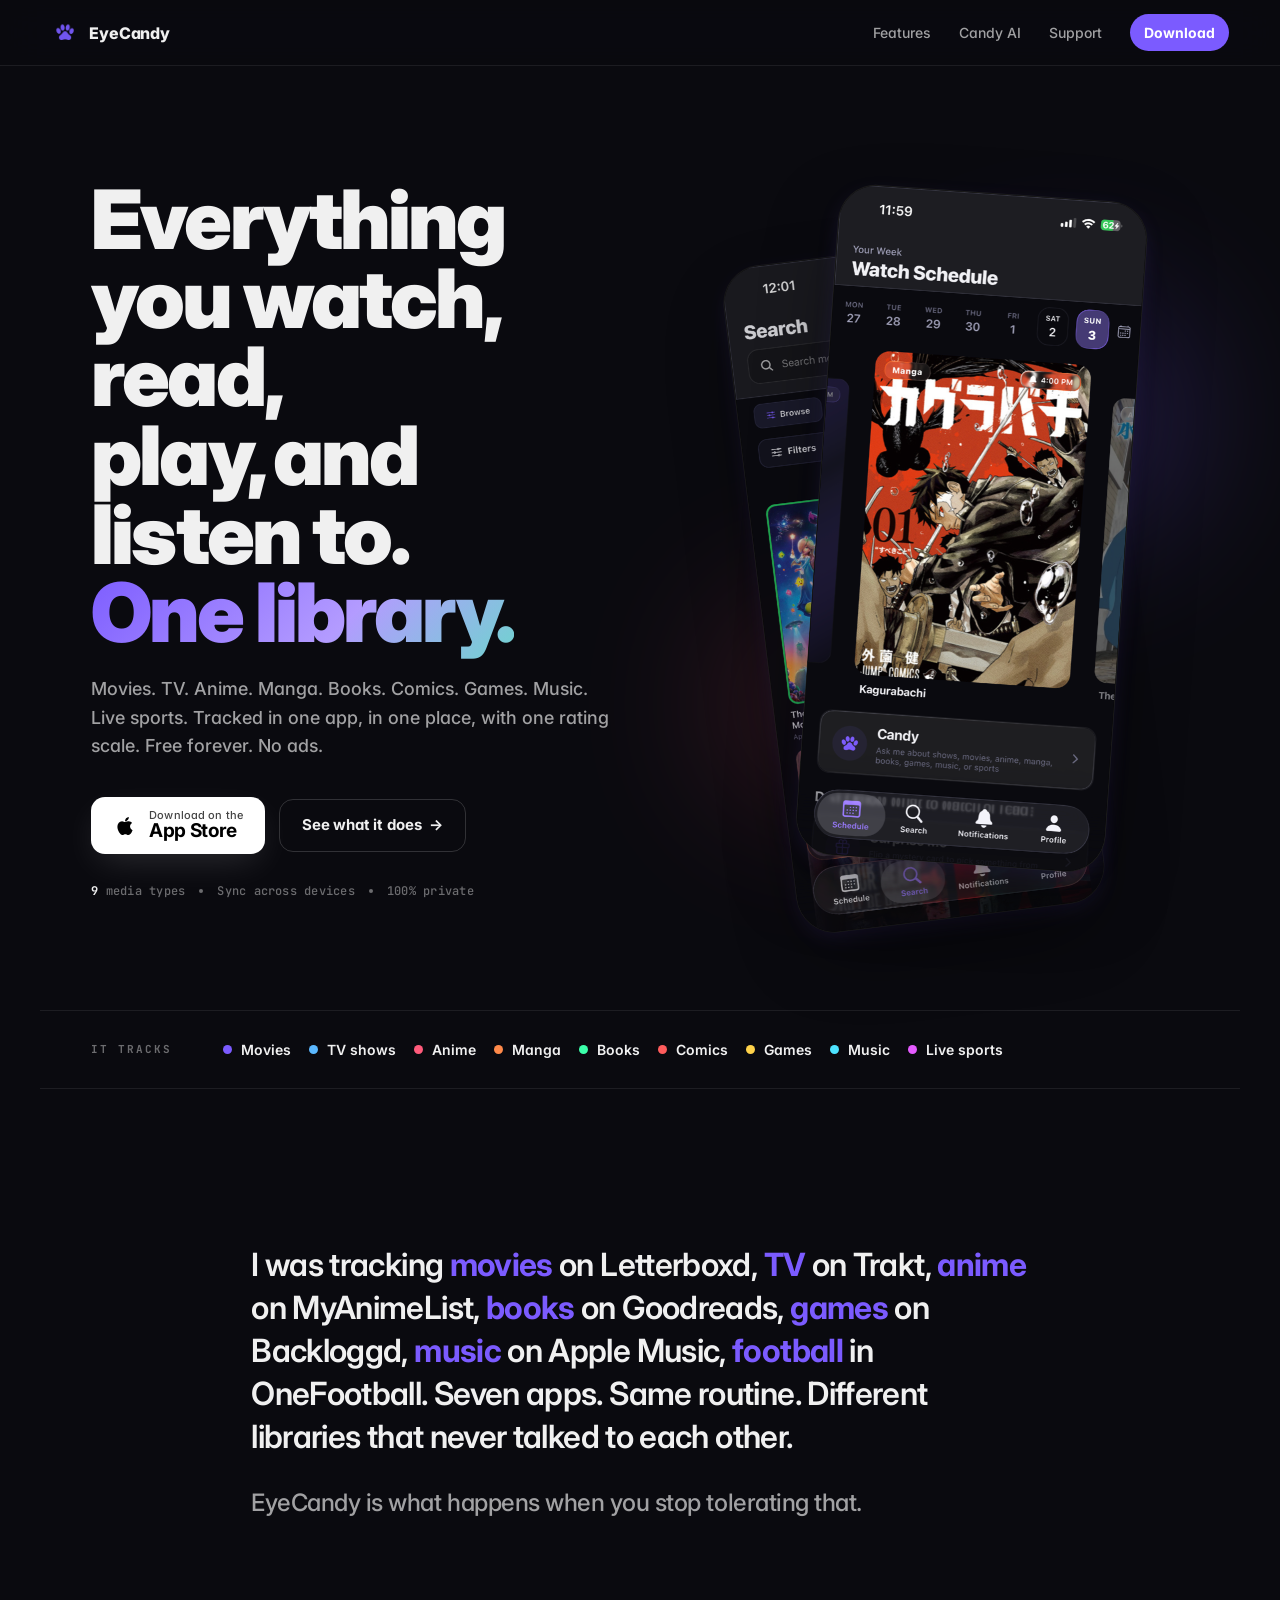
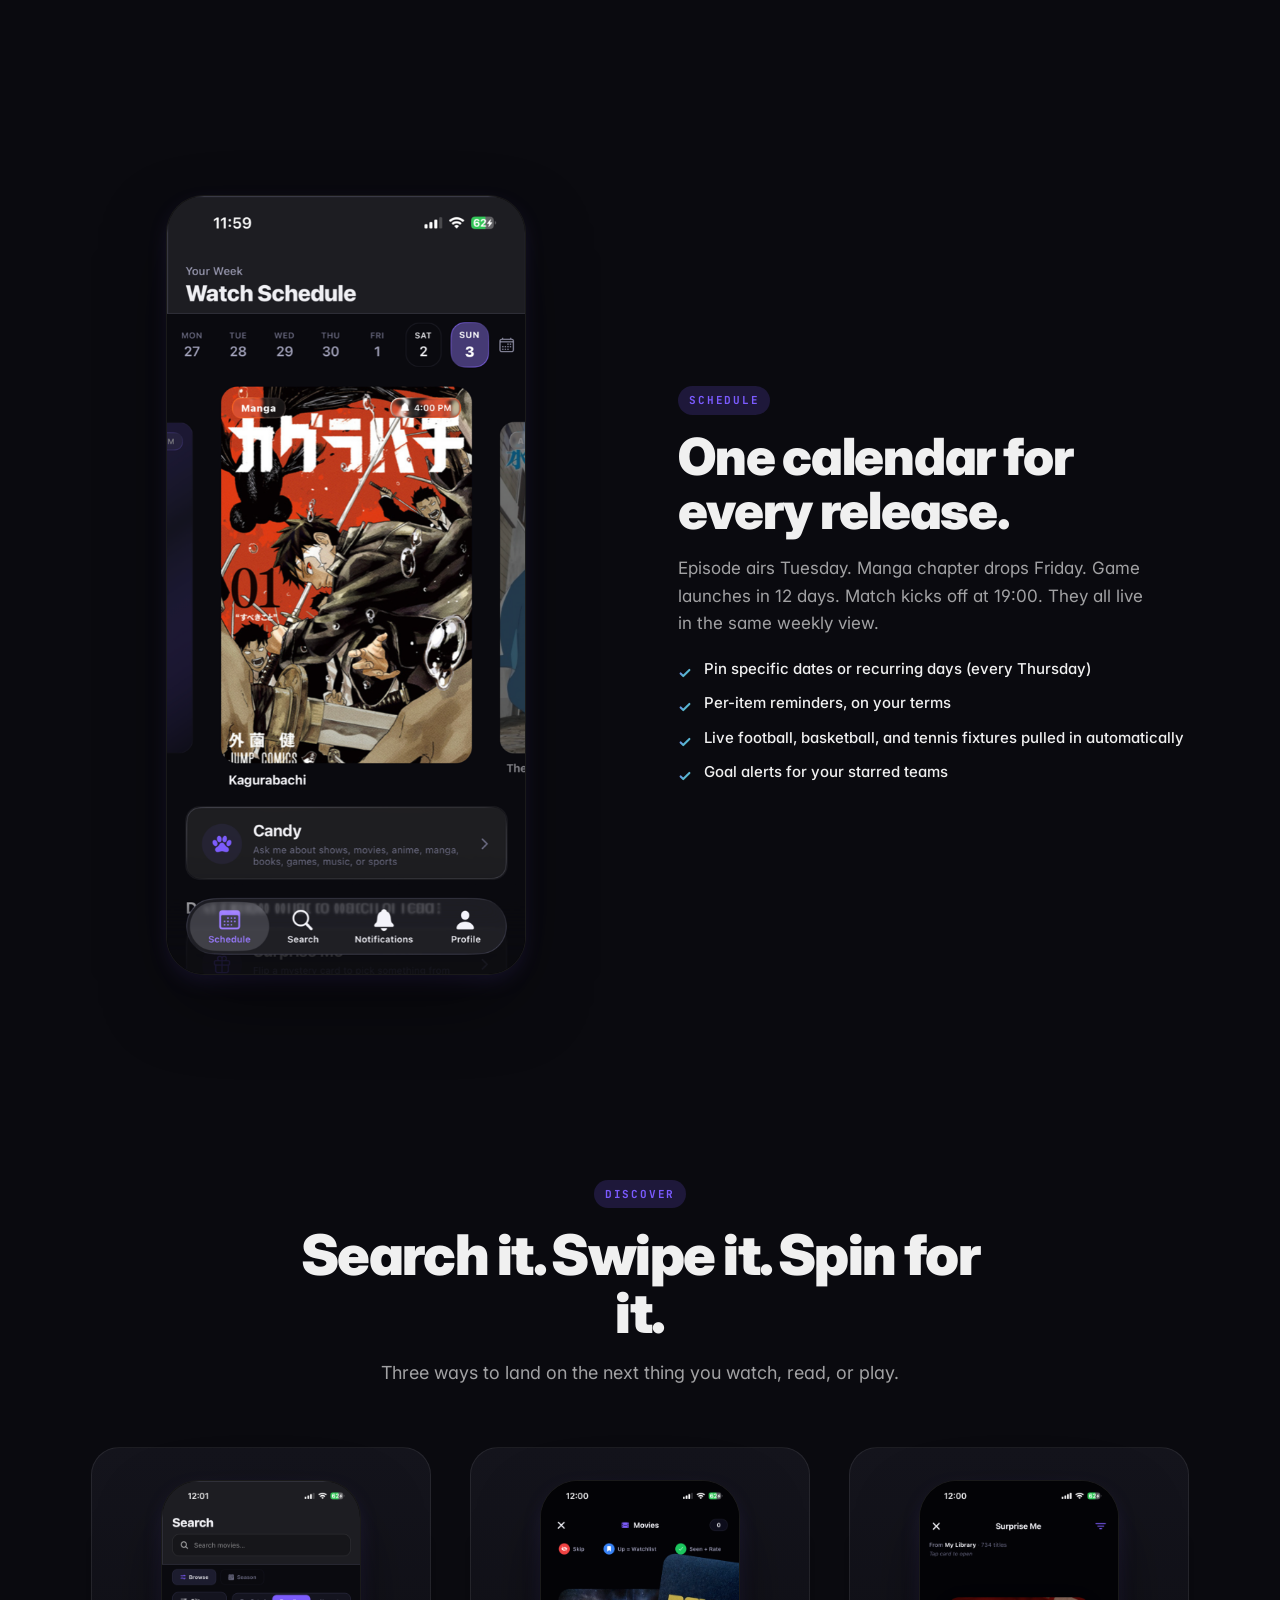
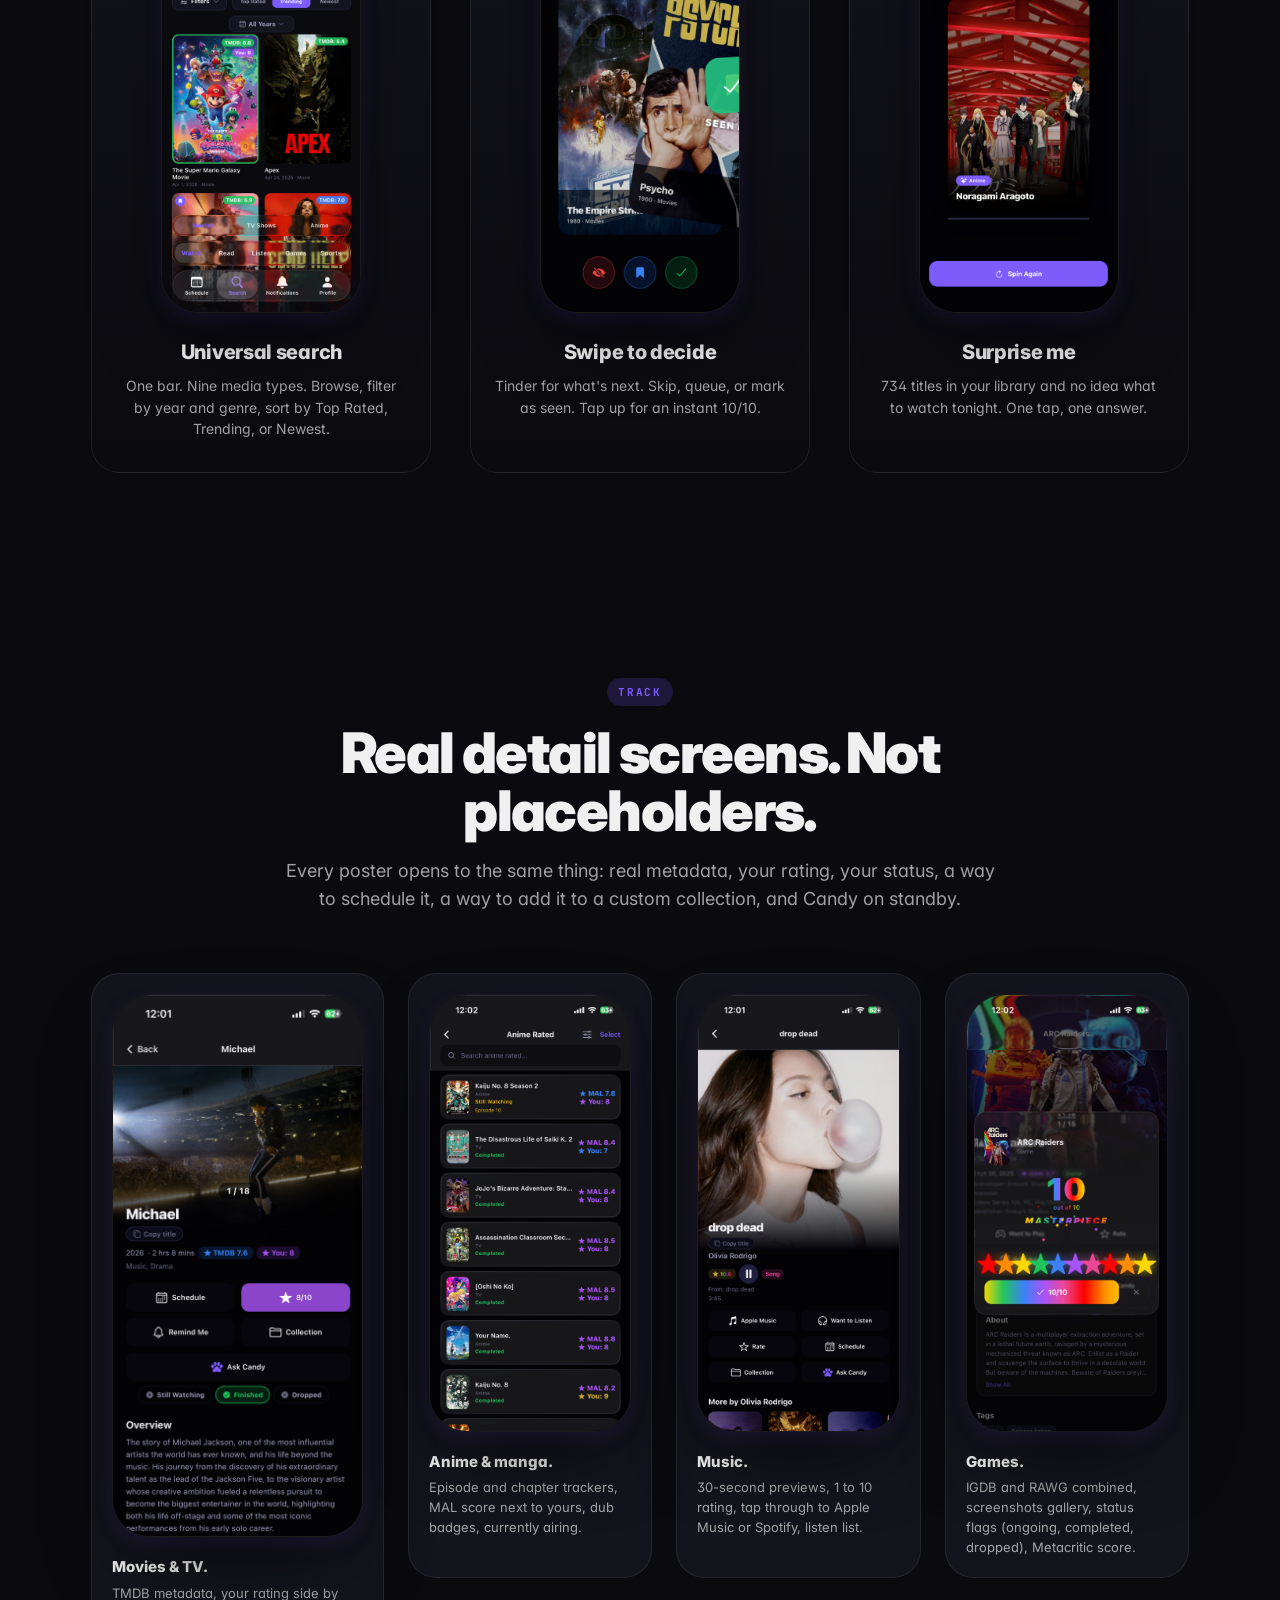
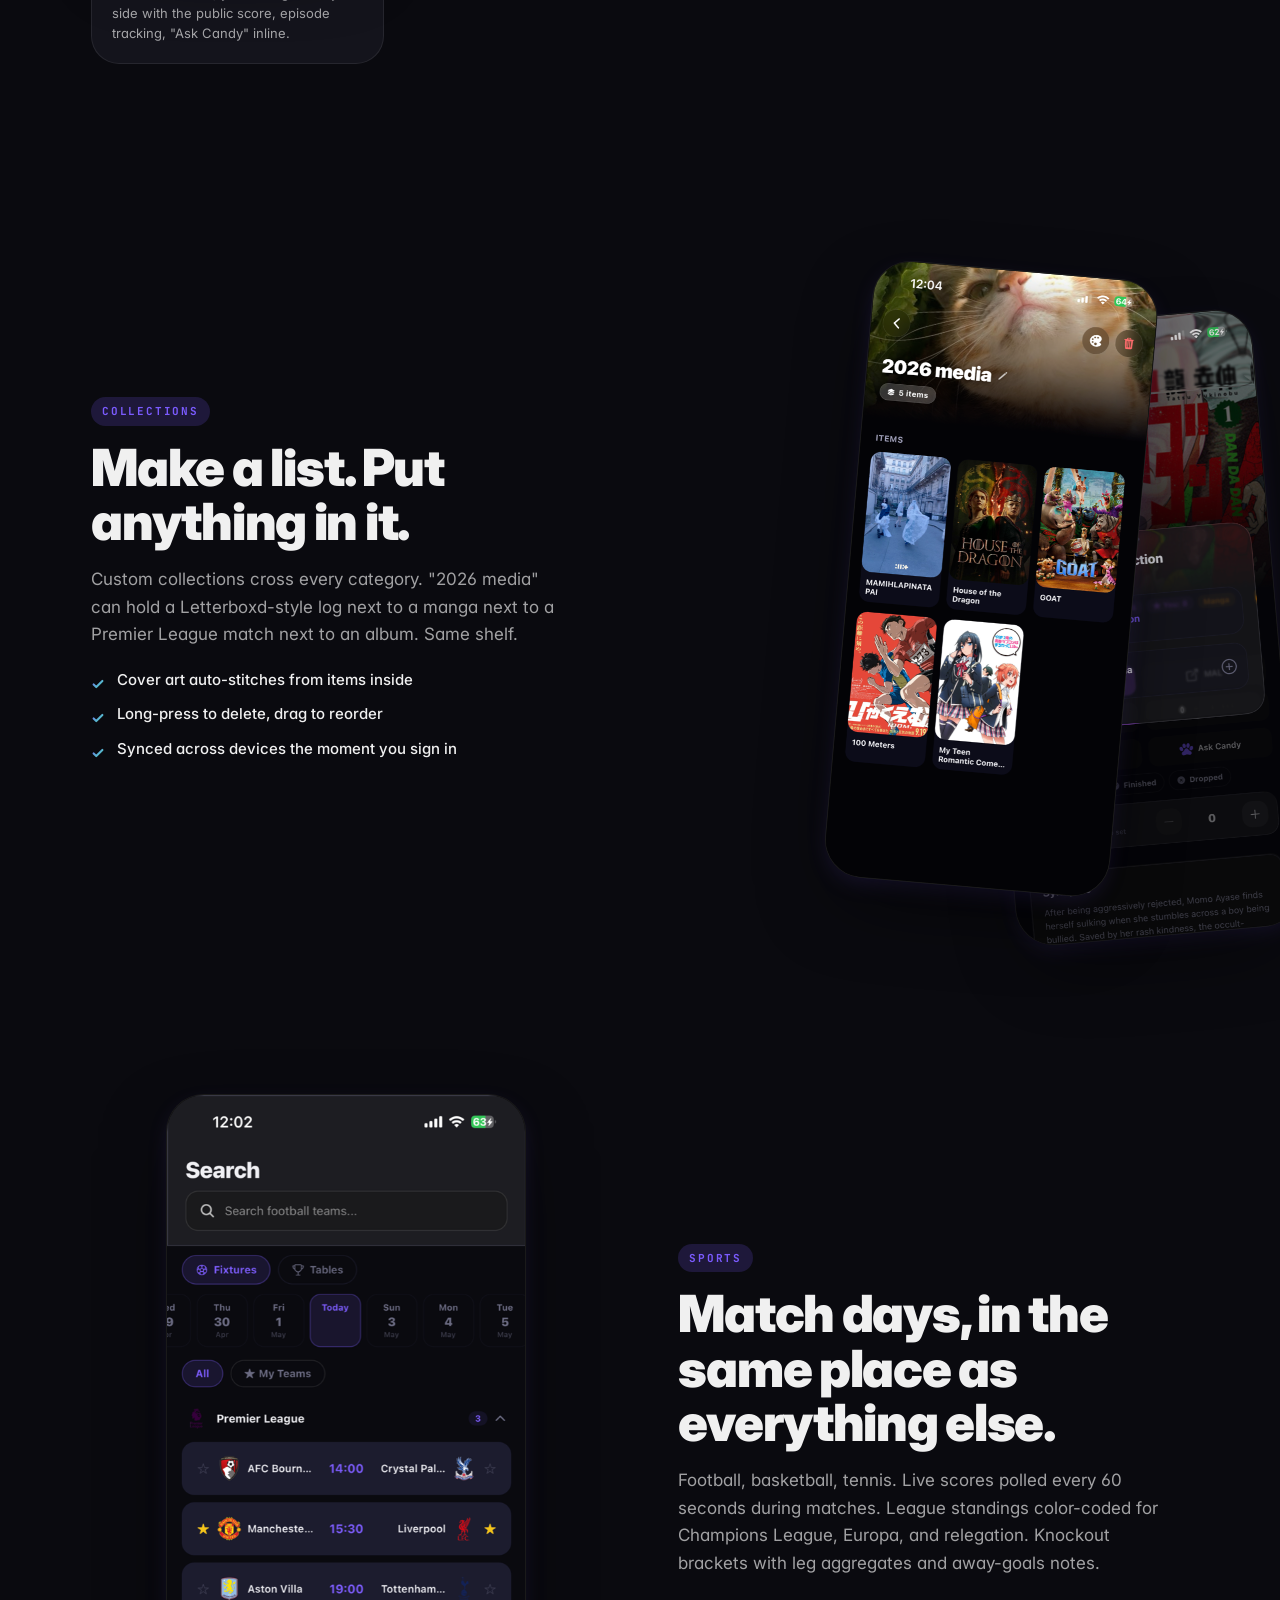
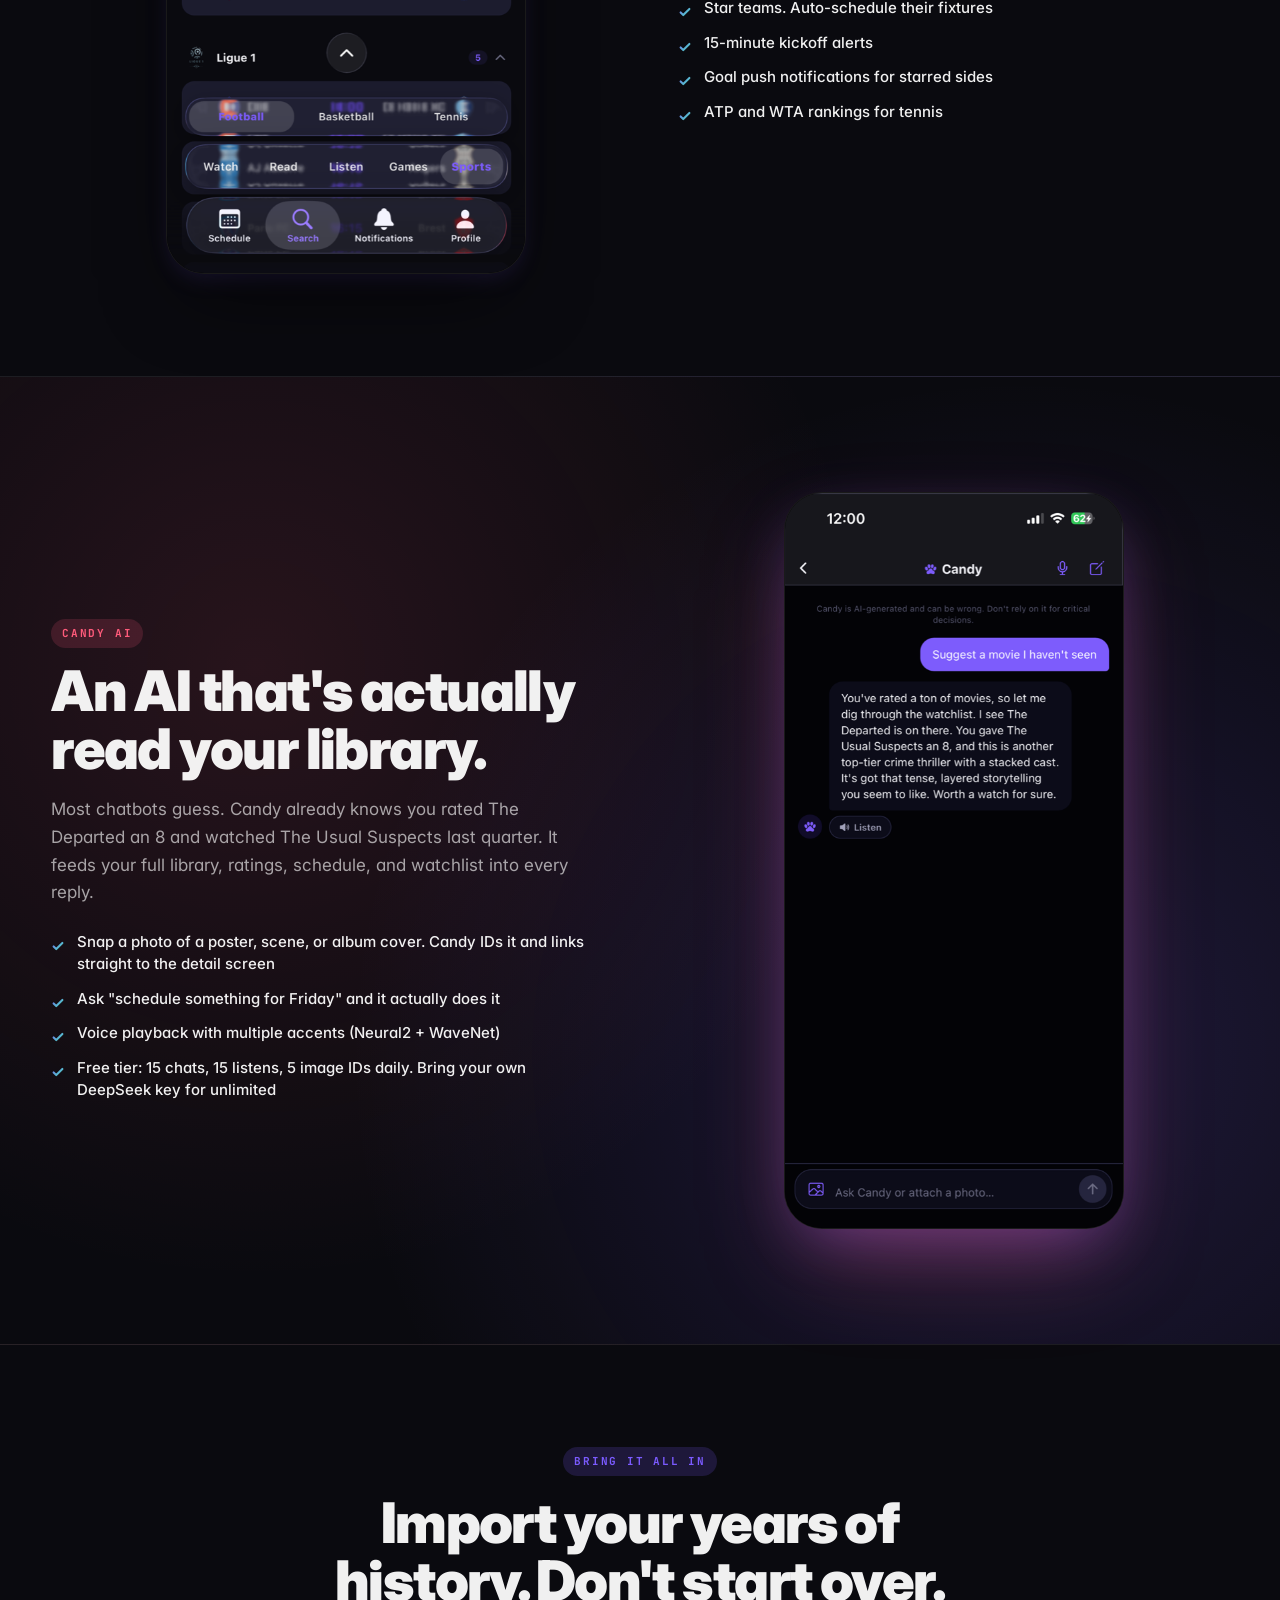
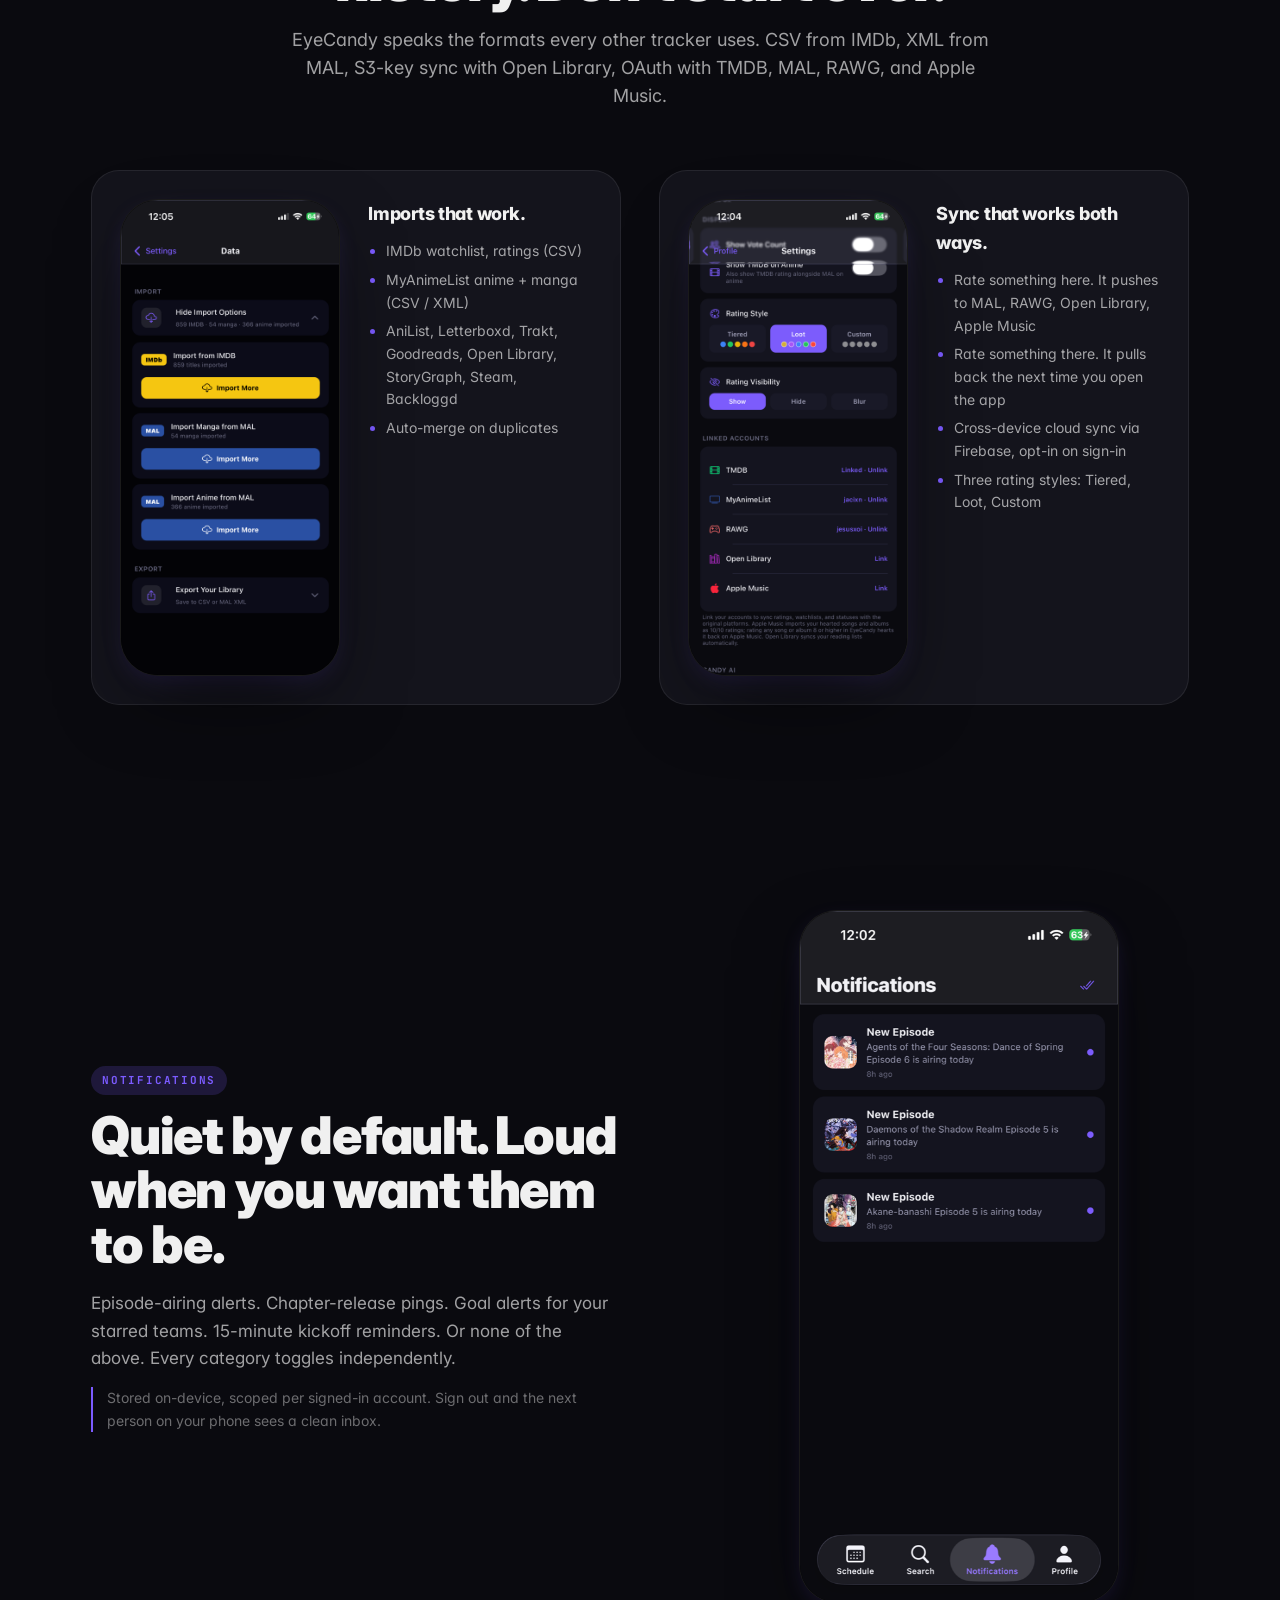
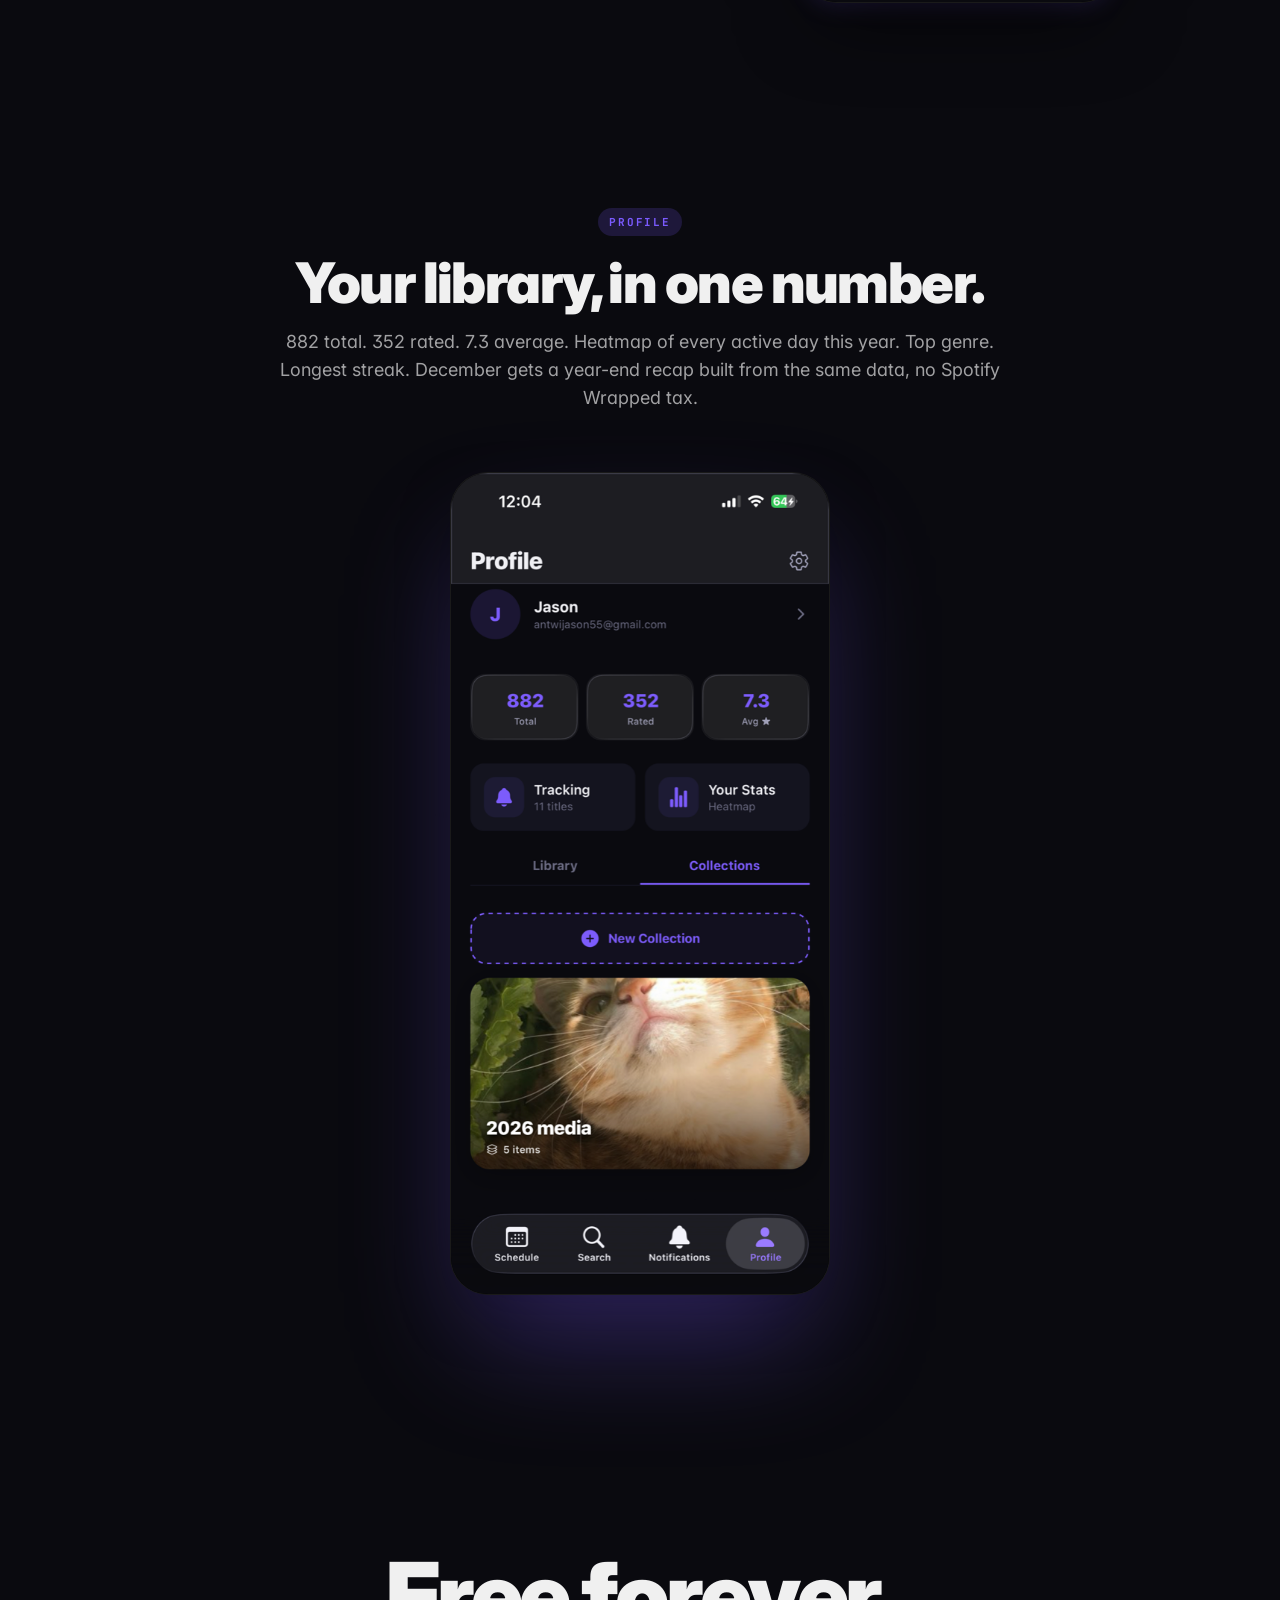
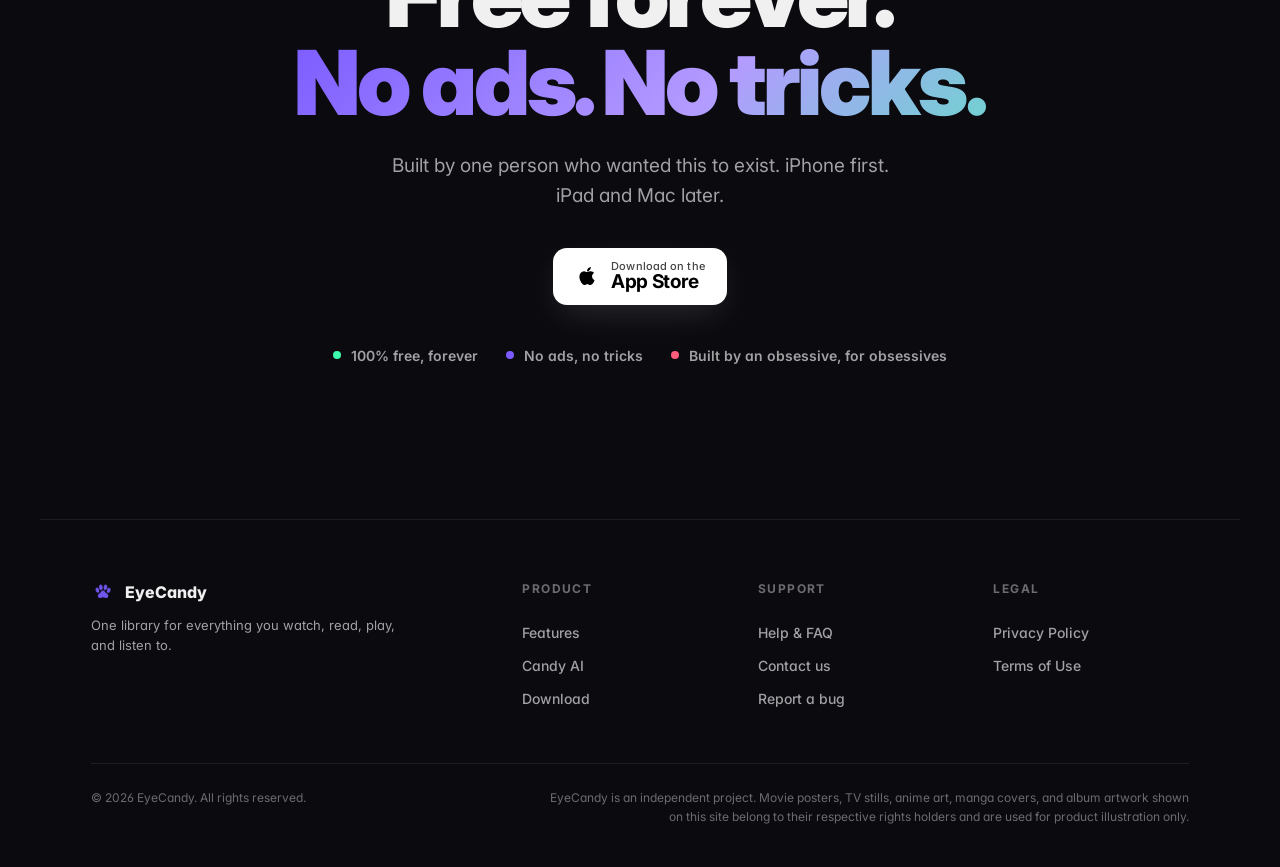
<file: index.html>
<!doctype html>
<html lang="en">
<head>
<meta charset="utf-8" />
<meta name="viewport" content="width=device-width, initial-scale=1, viewport-fit=cover" />
<title>EyeCandy. One library for everything you watch, read, play, and listen to.</title>
<meta name="description" content="Movies, TV, anime, manga, books, comics, games, music, and live sports. Tracked in a single iOS app. Free forever. No ads." />
<meta name="theme-color" content="#0A0A0F" />
<link rel="icon" type="image/png" href="assets/favicon.png" />
<meta property="og:title" content="EyeCandy. One library. Everything." />
<meta property="og:description" content="Movies, TV, anime, manga, books, comics, games, music, and live sports. One iOS app. Free forever." />
<meta property="og:image" content="assets/icon.png" />
<meta name="twitter:card" content="summary_large_image" />
<link rel="preconnect" href="https://fonts.googleapis.com" />
<link rel="preconnect" href="https://fonts.gstatic.com" crossorigin />
<link href="https://fonts.googleapis.com/css2?family=Inter:wght@400;500;600;700;800;900&family=JetBrains+Mono:wght@500;700&display=swap" rel="stylesheet" />
<link rel="stylesheet" href="style.css" />
</head>
<body>

<nav class="nav">
  <a class="nav-brand" href="#top">
    <img src="assets/paw.png" alt="" width="28" height="28" />
    <span>EyeCandy</span>
  </a>
  <div class="nav-links">
    <a href="#schedule">Features</a>
    <a href="#candy">Candy AI</a>
    <a href="support.html">Support</a>
    <a href="#download" class="nav-cta">Download</a>
  </div>
</nav>

<main id="top">

<!-- HERO -->
<section class="hero">
  <div class="hero-copy">
    <h1 class="hero-title">
      Everything you watch, read,<br />
      play, and listen to.<br />
      <span class="hl">One library.</span>
    </h1>
    <p class="hero-sub">
      Movies. TV. Anime. Manga. Books. Comics. Games. Music. Live sports. Tracked in one app, in one place, with one rating scale. Free forever. No ads.
    </p>
    <div class="hero-cta">
      <a href="https://apps.apple.com/app/eyecandy/id0000000000" class="btn-appstore" aria-label="Download EyeCandy on the App Store">
        <svg viewBox="0 0 24 24" width="24" height="24" aria-hidden="true" fill="currentColor"><path d="M17.05 20.28c-.98.95-2.05.8-3.08.36-1.09-.46-2.09-.48-3.24 0-1.44.62-2.2.44-3.06-.36C2.79 15.25 3.51 7.59 9.05 7.31c1.35.07 2.29.74 3.08.8 1.18-.24 2.31-.93 3.57-.84 1.51.12 2.65.72 3.4 1.8-3.12 1.87-2.38 5.98.48 7.13-.57 1.5-1.31 2.99-2.54 4.09zM12.03 7.25c-.15-2.23 1.66-4.07 3.74-4.25.29 2.58-2.34 4.5-3.74 4.25z"/></svg>
        <span>
          <small>Download on the</small>
          <strong>App Store</strong>
        </span>
      </a>
      <a href="#schedule" class="btn-ghost">See what it does <span aria-hidden>→</span></a>
    </div>
    <div class="hero-meta">
      <span><strong>9</strong> media types</span>
      <span class="dot"></span>
      <span>Sync across devices</span>
      <span class="dot"></span>
      <span>100% private</span>
    </div>
  </div>

  <div class="hero-art">
    <div class="phone-frame phone-tilt-r">
      <img src="assets/IMG_1588.png" alt="EyeCandy weekly Watch Schedule with Kagurabachi manga selected for Sunday." />
    </div>
    <div class="phone-frame phone-tilt-l phone-back">
      <img src="assets/IMG_1594.png" alt="EyeCandy universal search with Trending sort across all media types." />
    </div>
    <div class="hero-blob hero-blob-a"></div>
    <div class="hero-blob hero-blob-b"></div>
  </div>
</section>

<!-- MEDIA STRIP -->
<section class="strip">
  <div class="strip-label">It tracks</div>
  <ul class="strip-row">
    <li><span class="dotc dc-purple"></span>Movies</li>
    <li><span class="dotc dc-blue"></span>TV shows</li>
    <li><span class="dotc dc-pink"></span>Anime</li>
    <li><span class="dotc dc-orange"></span>Manga</li>
    <li><span class="dotc dc-green"></span>Books</li>
    <li><span class="dotc dc-red"></span>Comics</li>
    <li><span class="dotc dc-yellow"></span>Games</li>
    <li><span class="dotc dc-cyan"></span>Music</li>
    <li><span class="dotc dc-magenta"></span>Live sports</li>
  </ul>
</section>

<!-- WHY -->
<section class="why">
  <p class="why-text">
    I was tracking <strong>movies</strong> on Letterboxd, <strong>TV</strong> on Trakt, <strong>anime</strong> on MyAnimeList, <strong>books</strong> on Goodreads, <strong>games</strong> on Backloggd, <strong>music</strong> on Apple Music, <strong>football</strong> in OneFootball. Seven apps. Same routine. Different libraries that never talked to each other.
  </p>
  <p class="why-text">
    EyeCandy is what happens when you stop tolerating that.
  </p>
</section>

<!-- SCHEDULE -->
<section id="schedule" class="feature feature-split">
  <div class="feature-shot">
    <div class="phone-frame">
      <img src="assets/IMG_1588.png" alt="Watch Schedule for the week. Kagurabachi manga at 4:00 PM Sunday with day picker MON 27 to SUN 3." />
    </div>
  </div>
  <div class="feature-text">
    <div class="feature-tag">Schedule</div>
    <h2>One calendar for every release.</h2>
    <p>Episode airs Tuesday. Manga chapter drops Friday. Game launches in 12 days. Match kicks off at 19:00. They all live in the same weekly view.</p>
    <ul class="ticks">
      <li>Pin specific dates or recurring days (every Thursday)</li>
      <li>Per-item reminders, on your terms</li>
      <li>Live football, basketball, and tennis fixtures pulled in automatically</li>
      <li>Goal alerts for your starred teams</li>
    </ul>
  </div>
</section>

<!-- DISCOVER 3-UP -->
<section id="track" class="discover">
  <header class="section-header">
    <div class="feature-tag">Discover</div>
    <h2>Search it. Swipe it. Spin for it.</h2>
    <p>Three ways to land on the next thing you watch, read, or play.</p>
  </header>
  <div class="discover-grid">
    <article class="discover-card">
      <div class="phone-frame phone-sm">
        <img src="assets/IMG_1594.png" alt="Search tab with category strip Movies, TV Shows, Anime, Games, Music, Sports, Read, Listen and Trending sort." />
      </div>
      <h3>Universal search</h3>
      <p>One bar. Nine media types. Browse, filter by year and genre, sort by Top Rated, Trending, or Newest.</p>
    </article>
    <article class="discover-card">
      <div class="phone-frame phone-sm">
        <img src="assets/IMG_1593.png" alt="Decide swipe deck. The Empire Strikes Back and Psycho movie cards stacked. Skip, Watchlist, Seen + Rate buttons." />
      </div>
      <h3>Swipe to decide</h3>
      <p>Tinder for what's next. Skip, queue, or mark as seen. Tap up for an instant 10/10.</p>
    </article>
    <article class="discover-card">
      <div class="phone-frame phone-sm">
        <img src="assets/IMG_1592.png" alt="Surprise Me random pick. Noragami Aragoto anime card from 734 titles in your library." />
      </div>
      <h3>Surprise me</h3>
      <p>734 titles in your library and no idea what to watch tonight. One tap, one answer.</p>
    </article>
  </div>
</section>

<!-- DETAIL -->
<section class="detail">
  <header class="section-header">
    <div class="feature-tag">Track</div>
    <h2>Real detail screens. Not placeholders.</h2>
    <p>Every poster opens to the same thing: real metadata, your rating, your status, a way to schedule it, a way to add it to a custom collection, and Candy on standby.</p>
  </header>
  <div class="detail-grid">
    <figure class="detail-cell detail-tall">
      <div class="phone-frame">
        <img src="assets/IMG_1595.png" alt="Movie detail for Michael (2026). 2 hrs 8 mins. TMDB 7.6 vs You 8. Schedule, Remind Me, Collection, Ask Candy." />
      </div>
      <figcaption><strong>Movies & TV.</strong> TMDB metadata, your rating side by side with the public score, episode tracking, "Ask Candy" inline.</figcaption>
    </figure>
    <figure class="detail-cell">
      <div class="phone-frame">
        <img src="assets/IMG_1601.png" alt="Anime Rated list. Kaiju No. 8 Season 2 still watching, JoJo Stardust Crusaders Completed, MAL scores beside your scores." />
      </div>
      <figcaption><strong>Anime & manga.</strong> Episode and chapter trackers, MAL score next to yours, dub badges, currently airing.</figcaption>
    </figure>
    <figure class="detail-cell">
      <div class="phone-frame">
        <img src="assets/IMG_1597.png" alt="Music detail for drop dead by Olivia Rodrigo. 10/10 rating, 3:45 song duration, Apple Music, Want to Listen, Schedule, Collection, Ask Candy." />
      </div>
      <figcaption><strong>Music.</strong> 30-second previews, 1 to 10 rating, tap through to Apple Music or Spotify, listen list.</figcaption>
    </figure>
    <figure class="detail-cell">
      <div class="phone-frame">
        <img src="assets/IMG_1598.png" alt="ARC Raiders game detail with rainbow 10 out of 10 MASTERPIECE rating overlay." />
      </div>
      <figcaption><strong>Games.</strong> IGDB and RAWG combined, screenshots gallery, status flags (ongoing, completed, dropped), Metacritic score.</figcaption>
    </figure>
  </div>
</section>

<!-- COLLECTIONS -->
<section class="feature feature-split feature-flip">
  <div class="feature-text">
    <div class="feature-tag">Collections</div>
    <h2>Make a list. Put anything in it.</h2>
    <p>Custom collections cross every category. "2026 media" can hold a Letterboxd-style log next to a manga next to a Premier League match next to an album. Same shelf.</p>
    <ul class="ticks">
      <li>Cover art auto-stitches from items inside</li>
      <li>Long-press to delete, drag to reorder</li>
      <li>Synced across devices the moment you sign in</li>
    </ul>
  </div>
  <div class="feature-shot feature-shot-double">
    <div class="phone-frame phone-tilt-r">
      <img src="assets/IMG_1604.png" alt="Custom collection 2026 media with 5 items: MAMIHLAPINATAPAI, House of the Dragon, GOAT, 100 Meters, My Teen Romantic Comedy." />
    </div>
    <div class="phone-frame phone-tilt-l phone-back">
      <img src="assets/IMG_1596.png" alt="Manga detail showing Add to Collection sheet with New Collection option and 2026 media." />
    </div>
  </div>
</section>

<!-- SPORTS -->
<section class="feature feature-split">
  <div class="feature-shot">
    <div class="phone-frame">
      <img src="assets/IMG_1599.png" alt="Sports tab with Premier League fixtures: AFC Bournemouth vs Crystal Palace 14:00, Manchester United vs Liverpool 15:30 starred, Aston Villa vs Tottenham 19:00." />
    </div>
  </div>
  <div class="feature-text">
    <div class="feature-tag">Sports</div>
    <h2>Match days, in the same place as everything else.</h2>
    <p>Football, basketball, tennis. Live scores polled every 60 seconds during matches. League standings color-coded for Champions League, Europa, and relegation. Knockout brackets with leg aggregates and away-goals notes.</p>
    <ul class="ticks">
      <li>Star teams. Auto-schedule their fixtures</li>
      <li>15-minute kickoff alerts</li>
      <li>Goal push notifications for starred sides</li>
      <li>ATP and WTA rankings for tennis</li>
    </ul>
  </div>
</section>

<!-- CANDY -->
<section id="candy" class="candy">
  <div class="candy-grid">
    <div class="candy-text">
      <div class="feature-tag tag-pink">Candy AI</div>
      <h2>An AI that's actually read your library.</h2>
      <p>Most chatbots guess. Candy already knows you rated The Departed an 8 and watched The Usual Suspects last quarter. It feeds your full library, ratings, schedule, and watchlist into every reply.</p>
      <ul class="ticks">
        <li>Snap a photo of a poster, scene, or album cover. Candy IDs it and links straight to the detail screen</li>
        <li>Ask "schedule something for Friday" and it actually does it</li>
        <li>Voice playback with multiple accents (Neural2 + WaveNet)</li>
        <li>Free tier: 15 chats, 15 listens, 5 image IDs daily. Bring your own DeepSeek key for unlimited</li>
      </ul>
    </div>
    <div class="candy-shot">
      <div class="phone-frame">
        <img src="assets/IMG_1589.png" alt="Candy AI chat. User asks Suggest a movie I haven't seen. Candy replies referencing The Departed rated 8 and The Usual Suspects, recommending another top-tier crime thriller with a stacked cast." />
      </div>
    </div>
  </div>
</section>

<!-- IMPORT + SYNC -->
<section id="import" class="duo">
  <header class="section-header">
    <div class="feature-tag">Bring it all in</div>
    <h2>Import your years of history. Don't start over.</h2>
    <p>EyeCandy speaks the formats every other tracker uses. CSV from IMDb, XML from MAL, S3-key sync with Open Library, OAuth with TMDB, MAL, RAWG, and Apple Music.</p>
  </header>
  <div class="duo-grid">
    <figure class="duo-cell">
      <div class="phone-frame">
        <img src="assets/IMG_1607.png" alt="Data settings. 859 IMDB titles imported, 54 manga, 366 anime. Import buttons for IMDB, MAL Manga, MAL Anime. Export to CSV or MAL XML." />
      </div>
      <figcaption>
        <strong>Imports that work.</strong>
        <ul>
          <li>IMDb watchlist, ratings (CSV)</li>
          <li>MyAnimeList anime + manga (CSV / XML)</li>
          <li>AniList, Letterboxd, Trakt, Goodreads, Open Library, StoryGraph, Steam, Backloggd</li>
          <li>Auto-merge on duplicates</li>
        </ul>
      </figcaption>
    </figure>
    <figure class="duo-cell">
      <div class="phone-frame">
        <img src="assets/IMG_1606.png" alt="Settings showing Linked Accounts: TMDB, MyAnimeList linked as jacixn, RAWG linked as jesusxoi, Open Library, Apple Music. Rating Style and Visibility controls." />
      </div>
      <figcaption>
        <strong>Sync that works both ways.</strong>
        <ul>
          <li>Rate something here. It pushes to MAL, RAWG, Open Library, Apple Music</li>
          <li>Rate something there. It pulls back the next time you open the app</li>
          <li>Cross-device cloud sync via Firebase, opt-in on sign-in</li>
          <li>Three rating styles: Tiered, Loot, Custom</li>
        </ul>
      </figcaption>
    </figure>
  </div>
</section>

<!-- NOTIFICATIONS -->
<section class="notif">
  <div class="notif-grid">
    <div class="notif-text">
      <div class="feature-tag">Notifications</div>
      <h2>Quiet by default. Loud when you want them to be.</h2>
      <p>Episode-airing alerts. Chapter-release pings. Goal alerts for your starred teams. 15-minute kickoff reminders. Or none of the above. Every category toggles independently.</p>
      <p class="notif-fineprint">Stored on-device, scoped per signed-in account. Sign out and the next person on your phone sees a clean inbox.</p>
    </div>
    <div class="notif-shot">
      <div class="phone-frame">
        <img src="assets/IMG_1600.png" alt="Notifications inbox showing New Episode alerts for Agents of the Four Seasons, Daemons of the Shadow Realm, Akane-banashi, all airing today." />
      </div>
    </div>
  </div>
</section>

<!-- PROFILE -->
<section class="profile">
  <header class="section-header">
    <div class="feature-tag">Profile</div>
    <h2>Your library, in one number.</h2>
    <p>882 total. 352 rated. 7.3 average. Heatmap of every active day this year. Top genre. Longest streak. December gets a year-end recap built from the same data, no Spotify Wrapped tax.</p>
  </header>
  <div class="profile-shot">
    <div class="phone-frame phone-lg">
      <img src="assets/IMG_1605.png" alt="Profile tab for Jason. 882 Total, 352 Rated, 7.3 Avg rating. Tracking 11 titles. Library and Collections tabs. 2026 media collection at bottom." />
    </div>
  </div>
</section>

<!-- FREE FOREVER CTA -->
<section id="download" class="cta">
  <h2 class="cta-title">Free forever.<br /><span class="hl">No ads. No tricks.</span></h2>
  <p class="cta-sub">Built by one person who wanted this to exist. iPhone first. iPad and Mac later.</p>
  <div class="cta-row">
    <a href="https://apps.apple.com/app/eyecandy/id0000000000" class="btn-appstore" aria-label="Download EyeCandy on the App Store">
      <svg viewBox="0 0 24 24" width="24" height="24" aria-hidden="true" fill="currentColor"><path d="M17.05 20.28c-.98.95-2.05.8-3.08.36-1.09-.46-2.09-.48-3.24 0-1.44.62-2.2.44-3.06-.36C2.79 15.25 3.51 7.59 9.05 7.31c1.35.07 2.29.74 3.08.8 1.18-.24 2.31-.93 3.57-.84 1.51.12 2.65.72 3.4 1.8-3.12 1.87-2.38 5.98.48 7.13-.57 1.5-1.31 2.99-2.54 4.09zM12.03 7.25c-.15-2.23 1.66-4.07 3.74-4.25.29 2.58-2.34 4.5-3.74 4.25z"/></svg>
      <span>
        <small>Download on the</small>
        <strong>App Store</strong>
      </span>
    </a>
  </div>
  <ul class="cta-perks">
    <li><span class="perk-dot dc-green"></span>100% free, forever</li>
    <li><span class="perk-dot dc-purple"></span>No ads, no tricks</li>
    <li><span class="perk-dot dc-pink"></span>Built by an obsessive, for obsessives</li>
  </ul>
</section>

<footer class="foot">
  <div class="foot-cols">
    <div class="foot-col foot-col-brand">
      <div class="foot-brand">
        <img src="assets/paw.png" alt="" width="24" height="24" />
        <span>EyeCandy</span>
      </div>
      <p class="foot-tag">One library for everything you watch, read, play, and listen to.</p>
    </div>
    <div class="foot-col">
      <h4>Product</h4>
      <a href="index.html#schedule">Features</a>
      <a href="index.html#candy">Candy AI</a>
      <a href="index.html#download">Download</a>
    </div>
    <div class="foot-col">
      <h4>Support</h4>
      <a href="support.html">Help & FAQ</a>
      <a href="mailto:eyecandyiossupport@gmail.com">Contact us</a>
      <a href="mailto:eyecandyiossupport@gmail.com?subject=Bug%20report">Report a bug</a>
    </div>
    <div class="foot-col">
      <h4>Legal</h4>
      <a href="privacy.html">Privacy Policy</a>
      <a href="terms.html">Terms of Use</a>
    </div>
  </div>
  <div class="foot-bottom">
    <p>&copy; <span id="yr">2026</span> EyeCandy. All rights reserved.</p>
    <p class="foot-fine">EyeCandy is an independent project. Movie posters, TV stills, anime art, manga covers, and album artwork shown on this site belong to their respective rights holders and are used for product illustration only.</p>
  </div>
</footer>

</main>

<script src="script.js" defer></script>
</body>
</html>
</file>
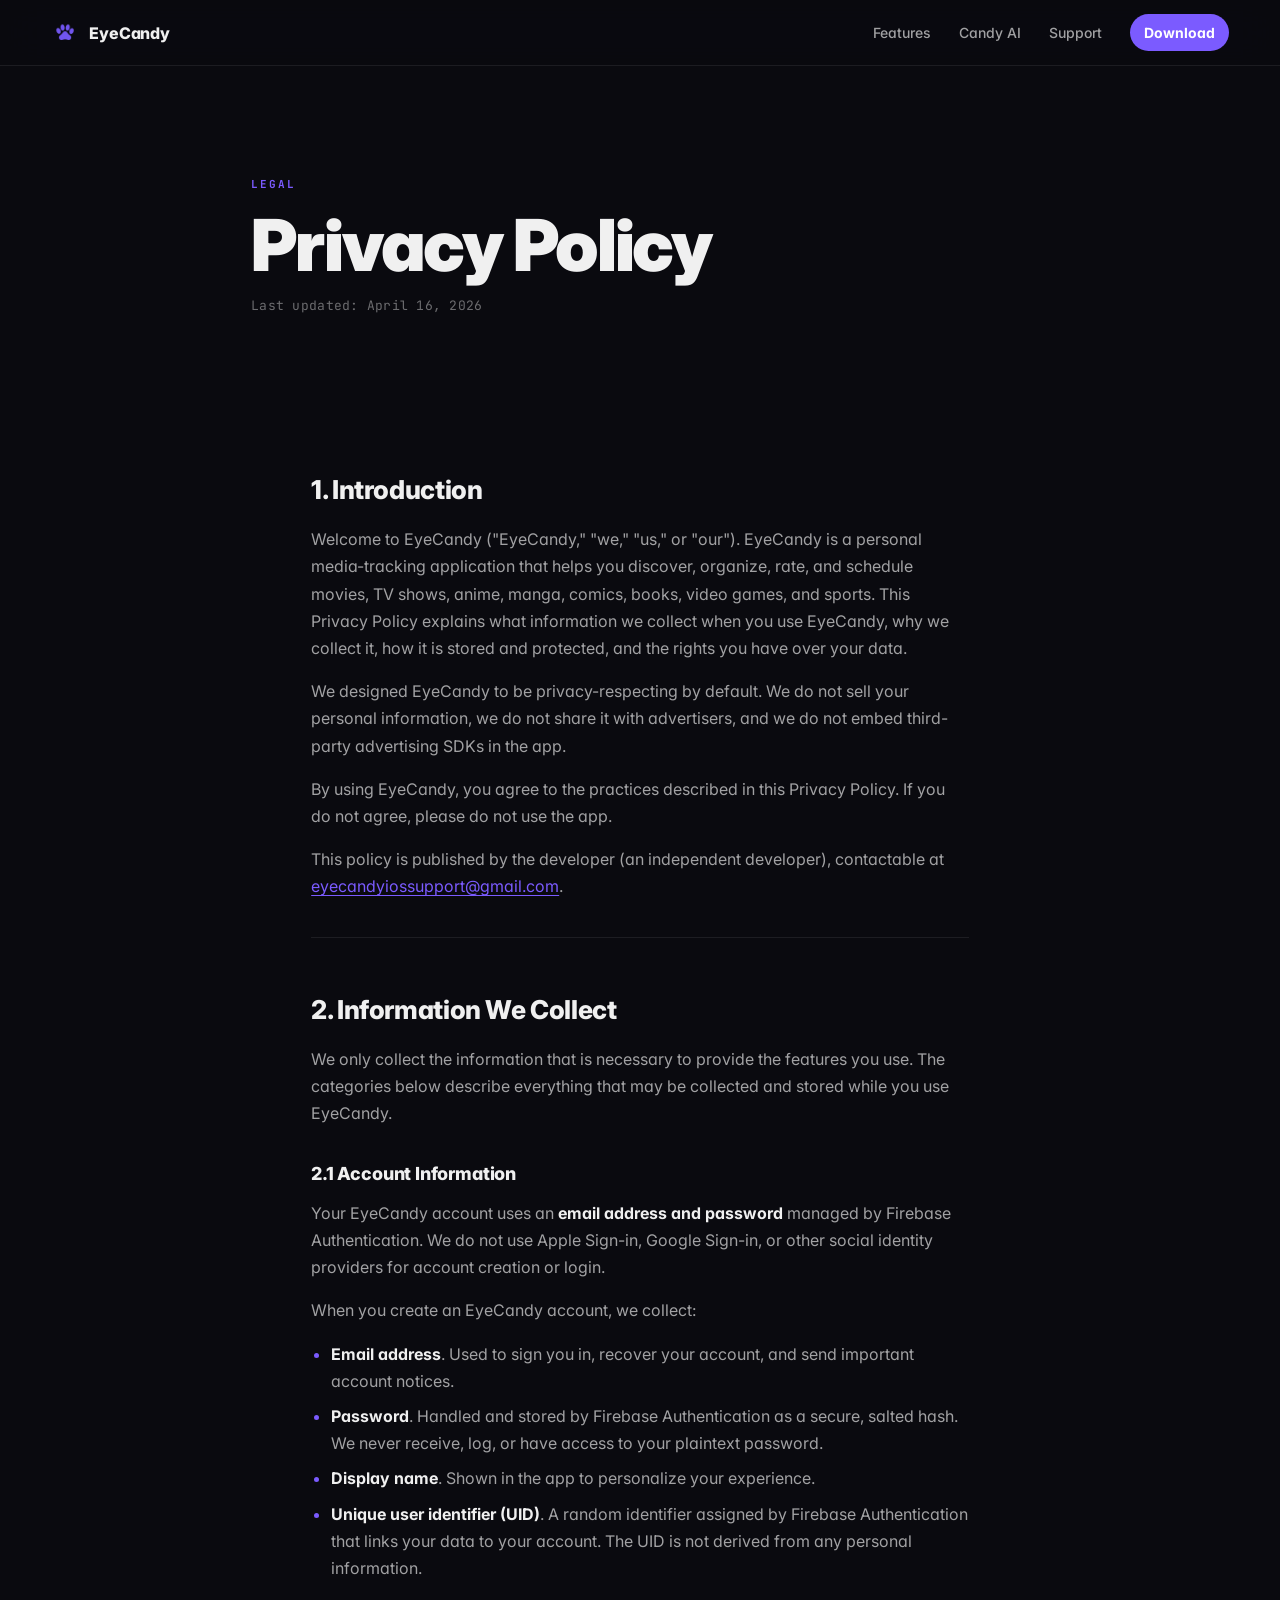
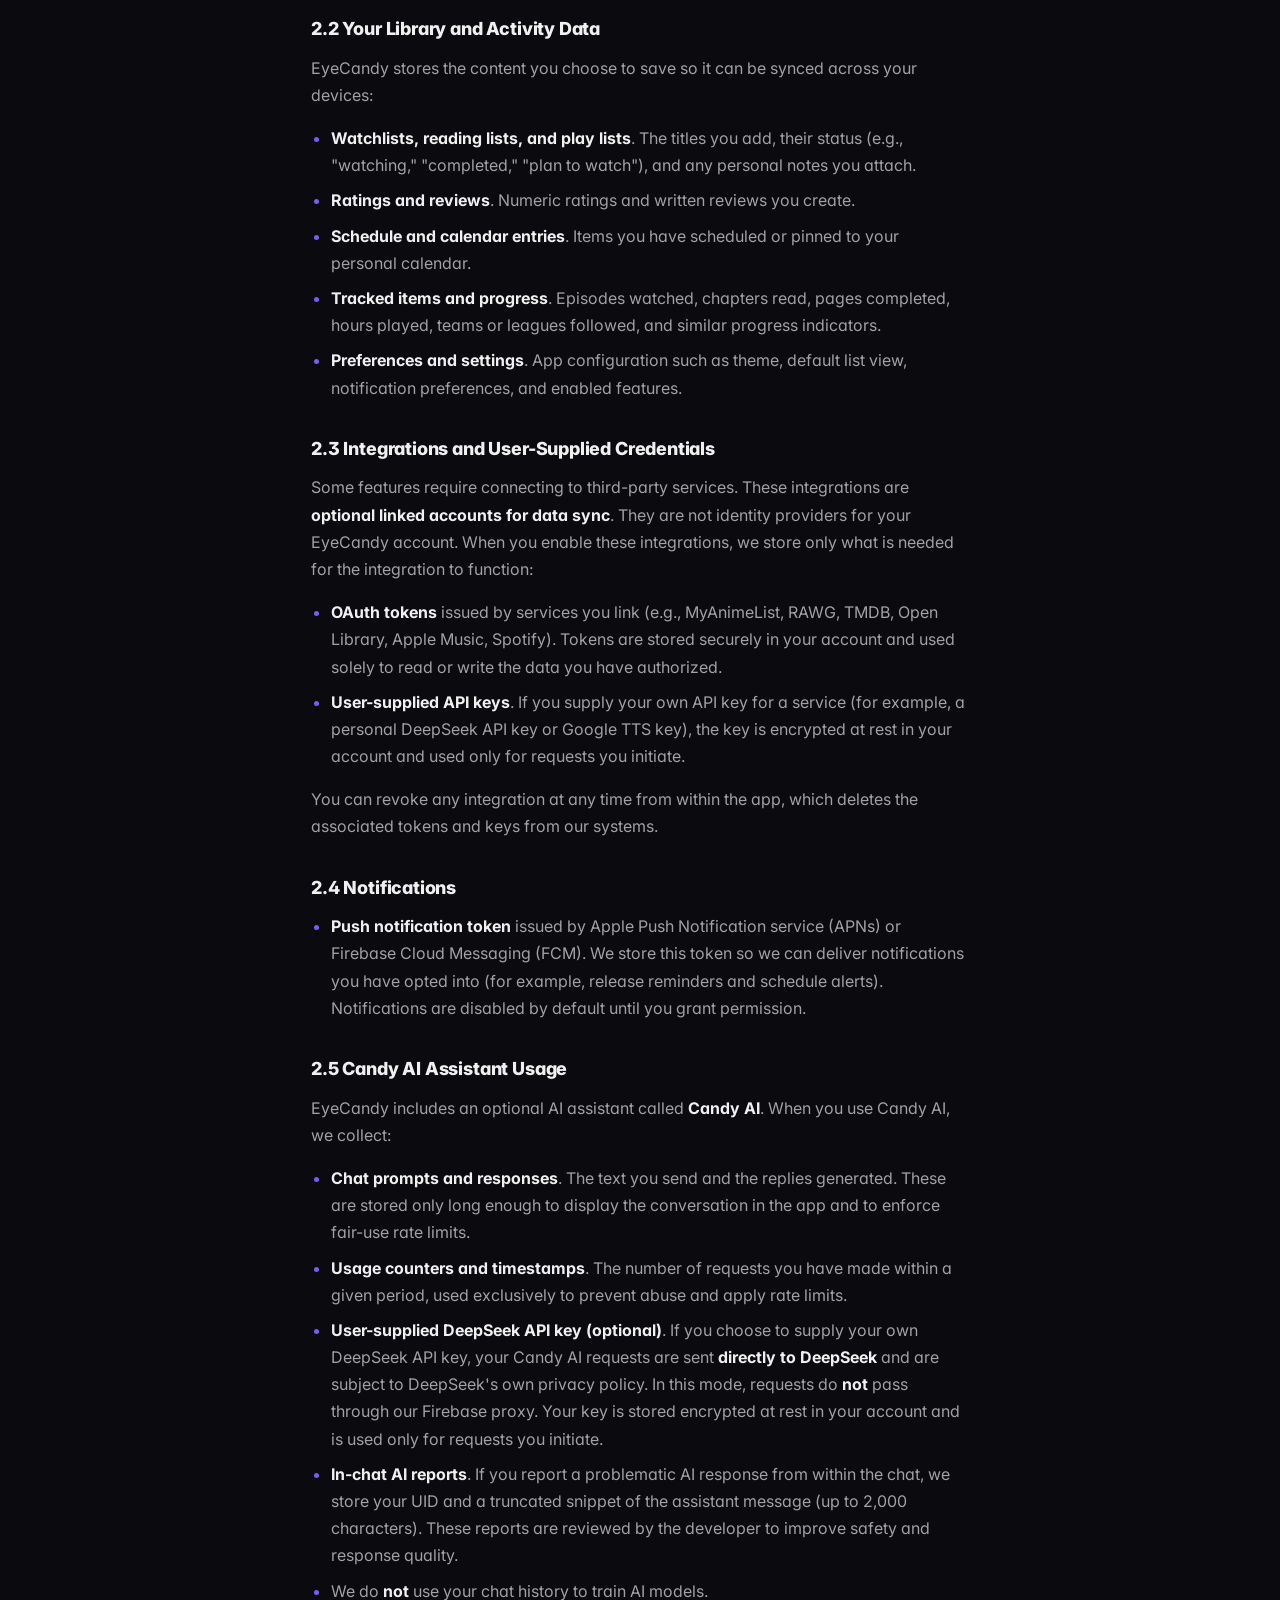
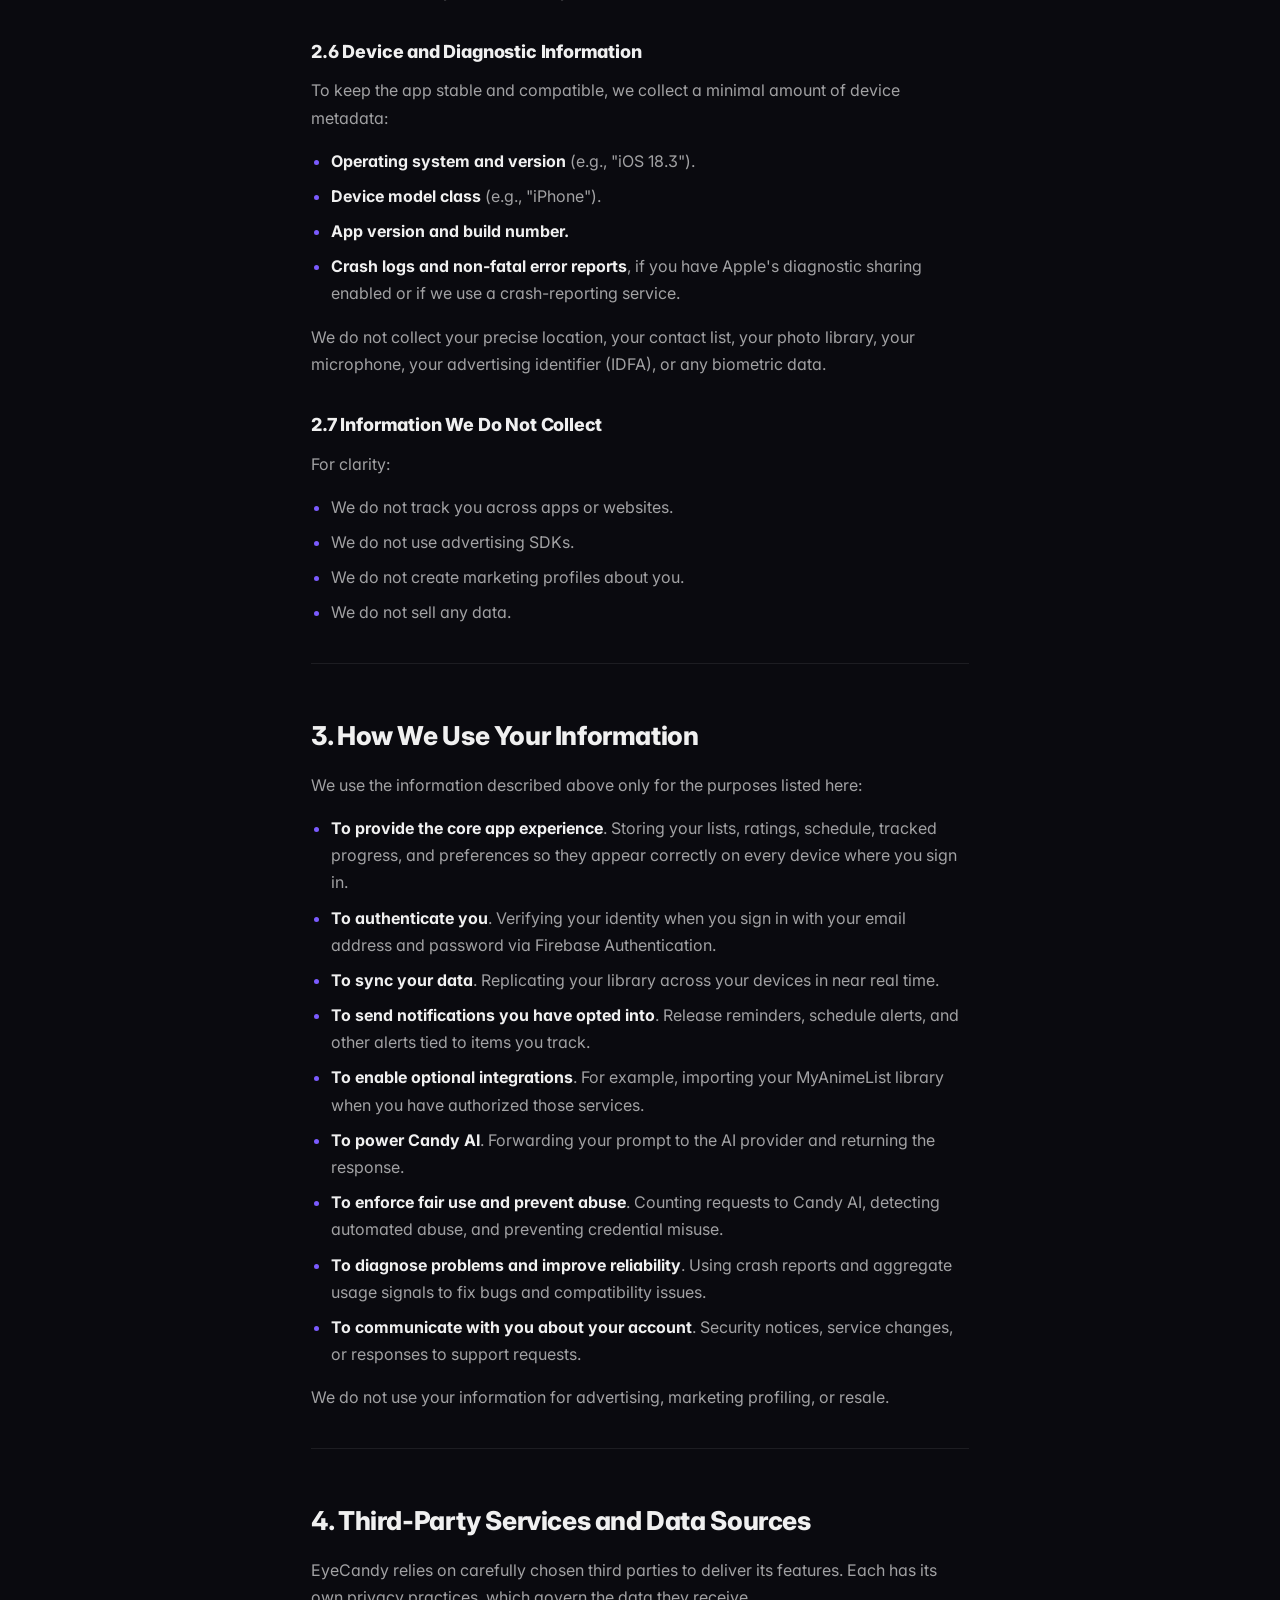
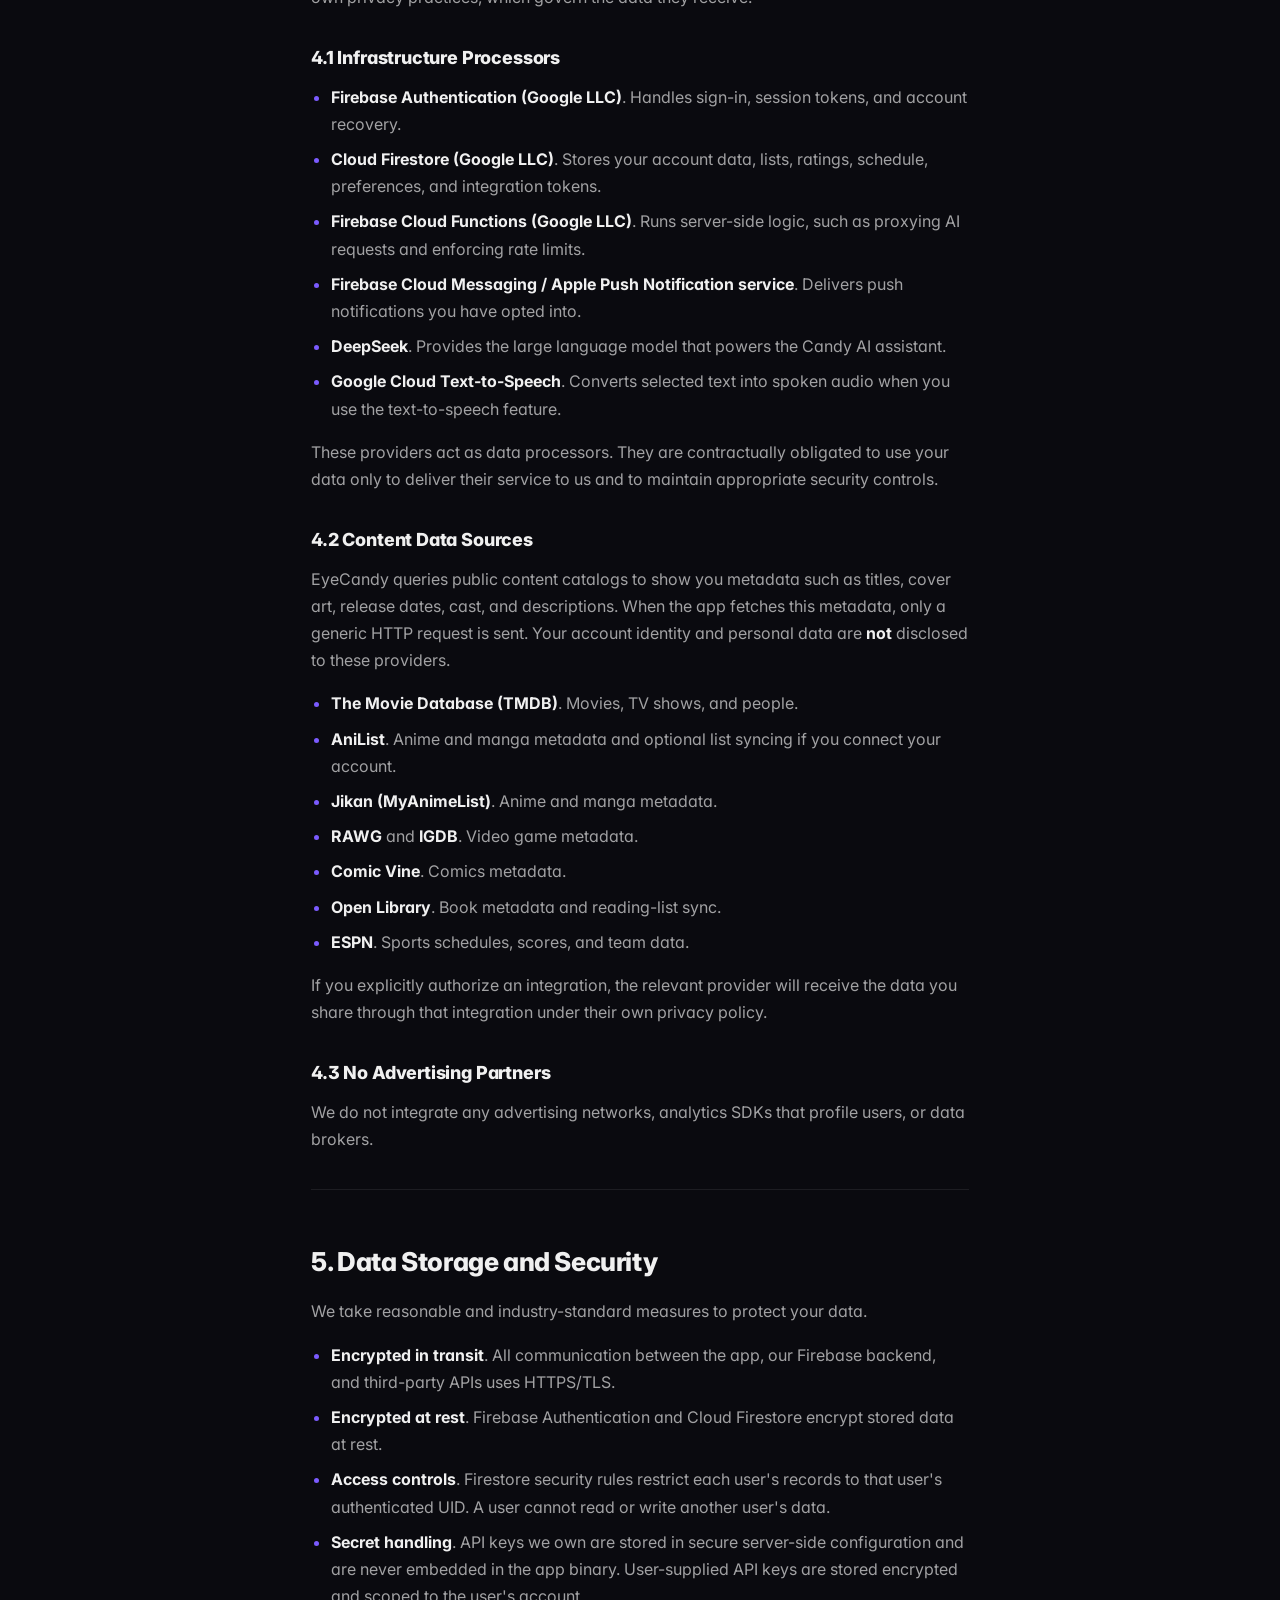
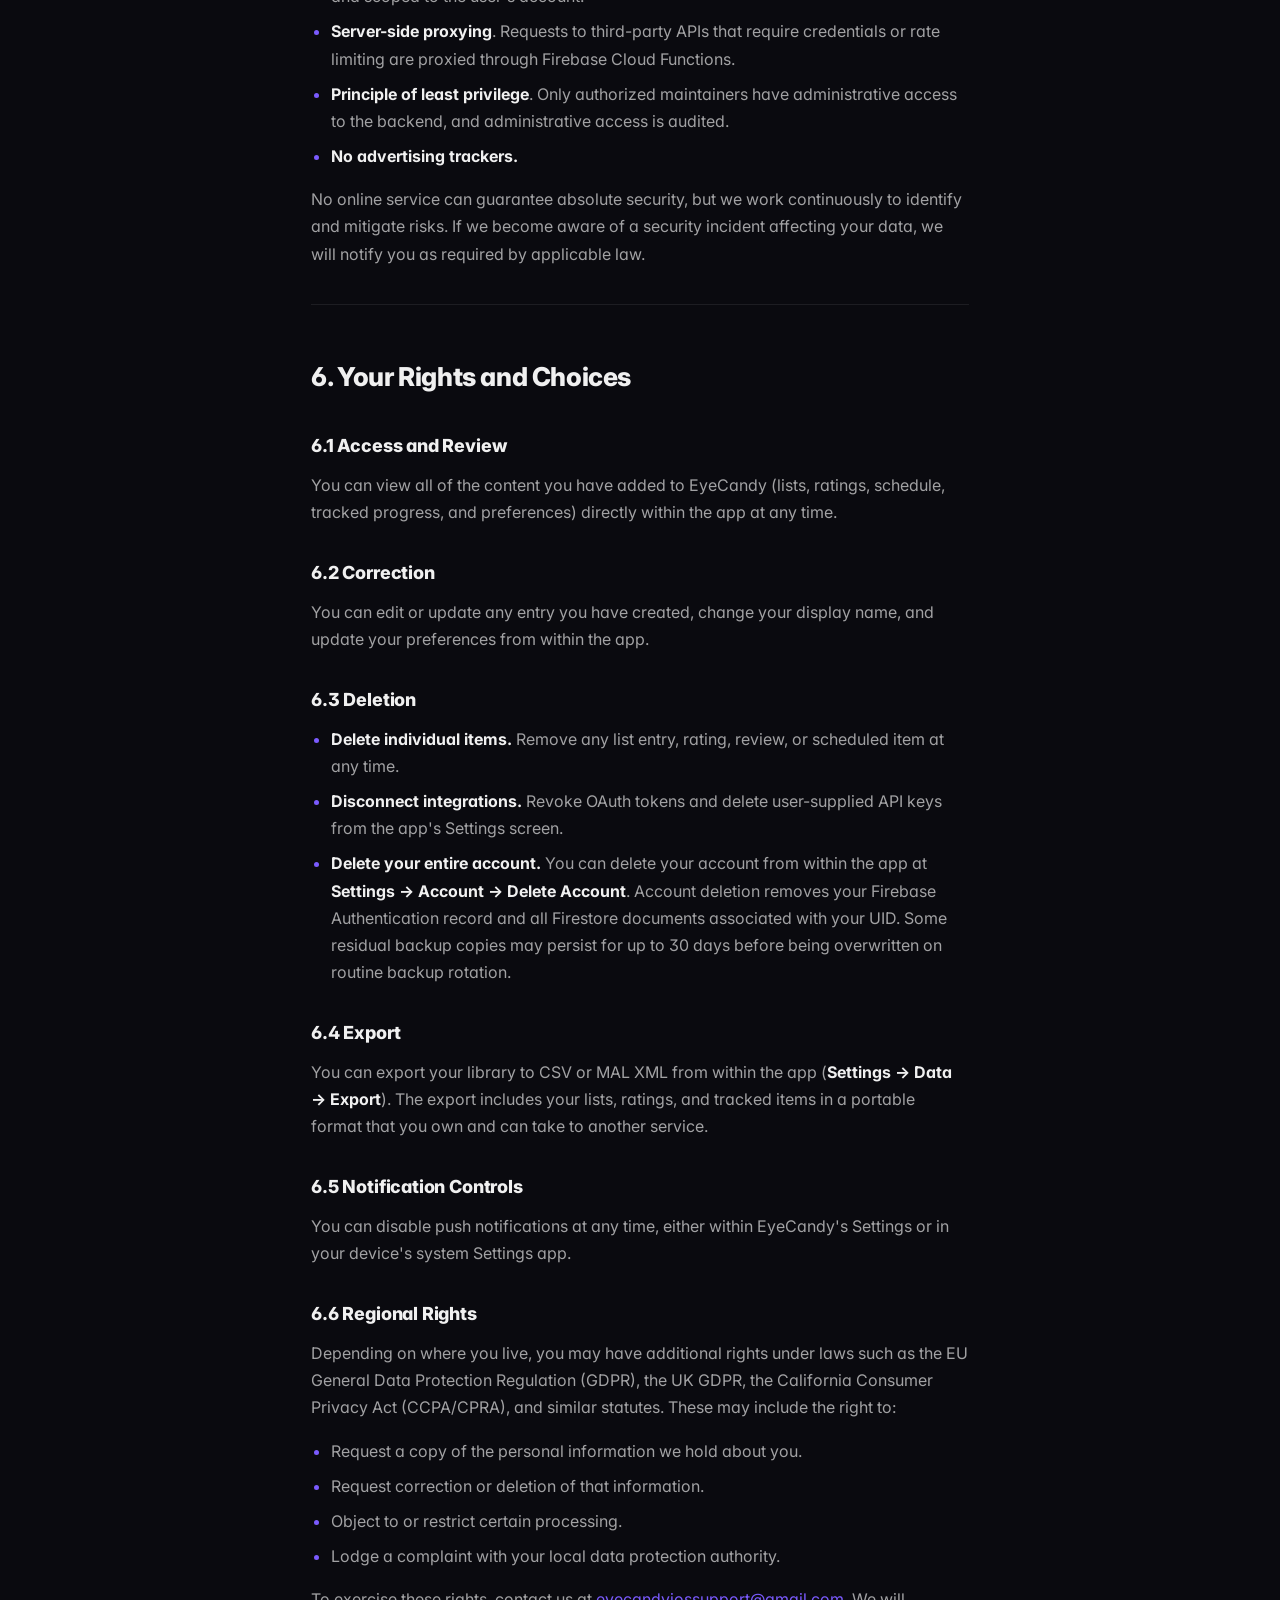
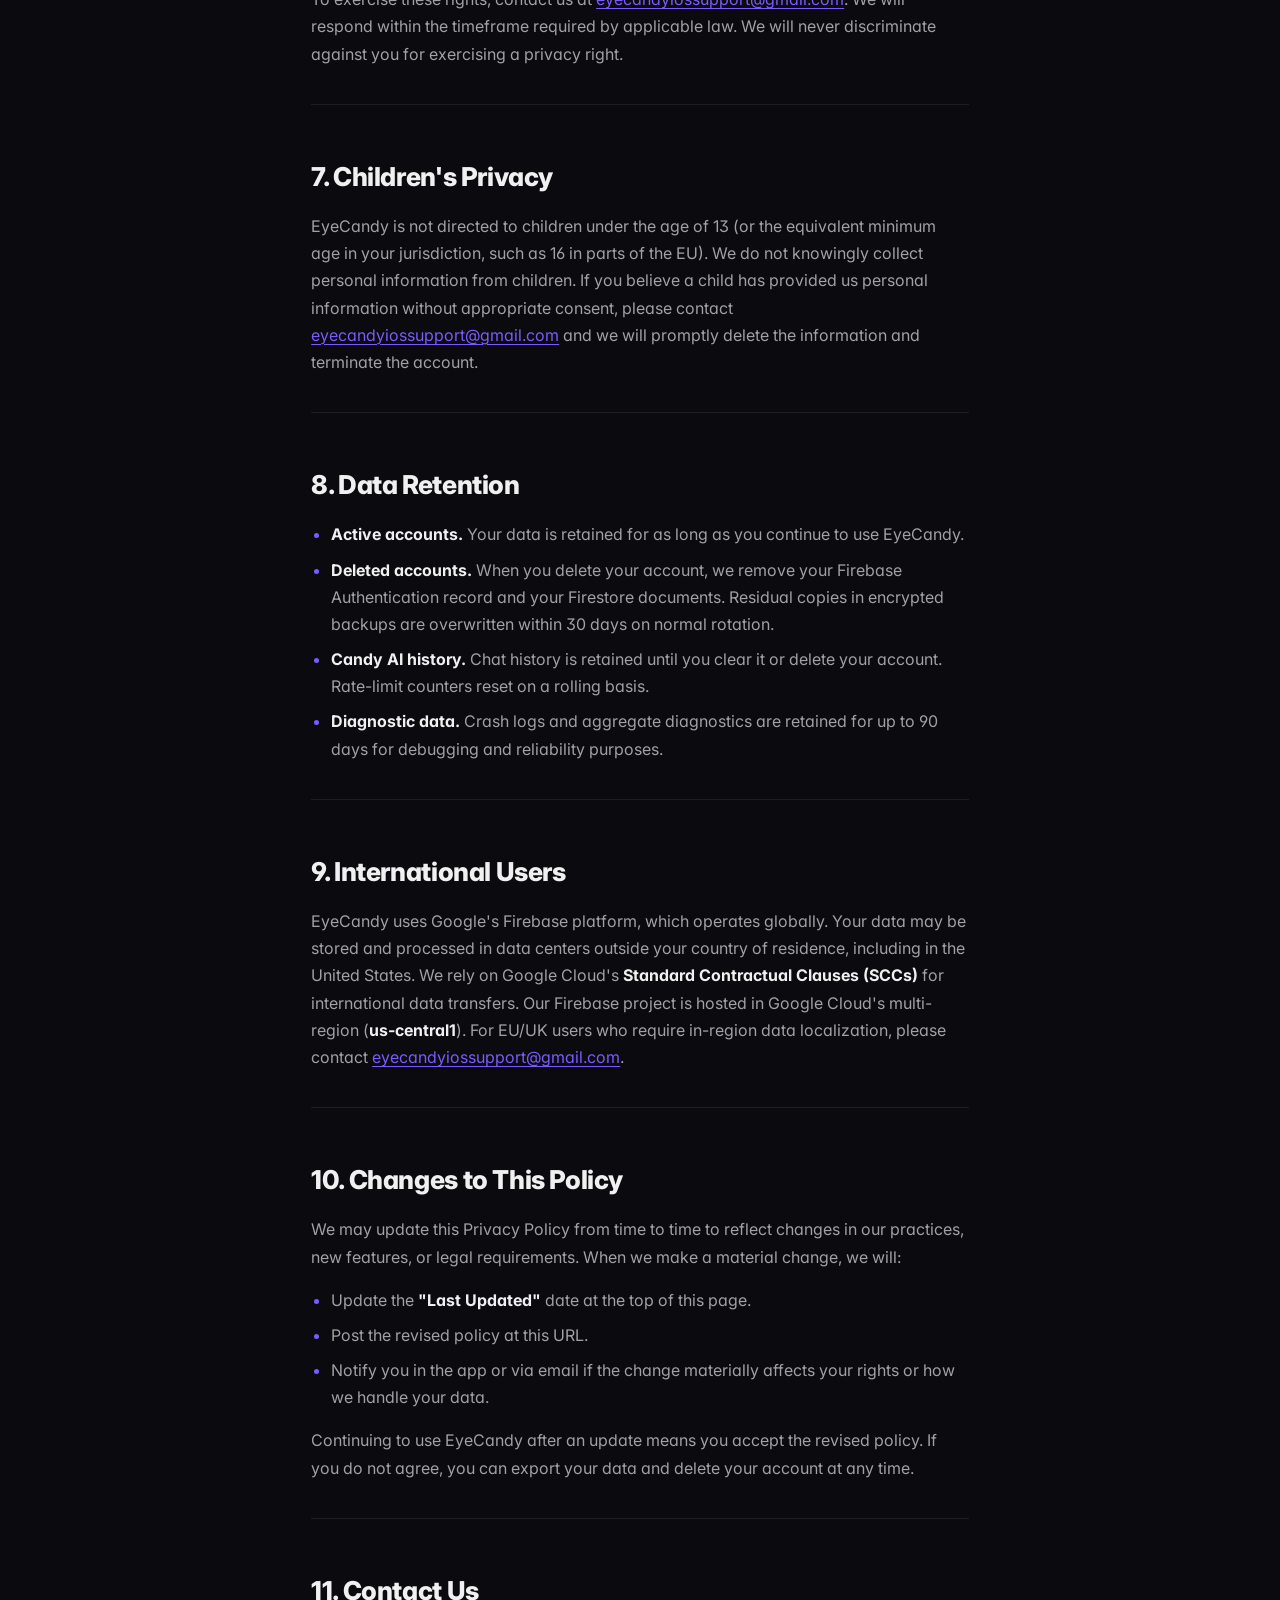
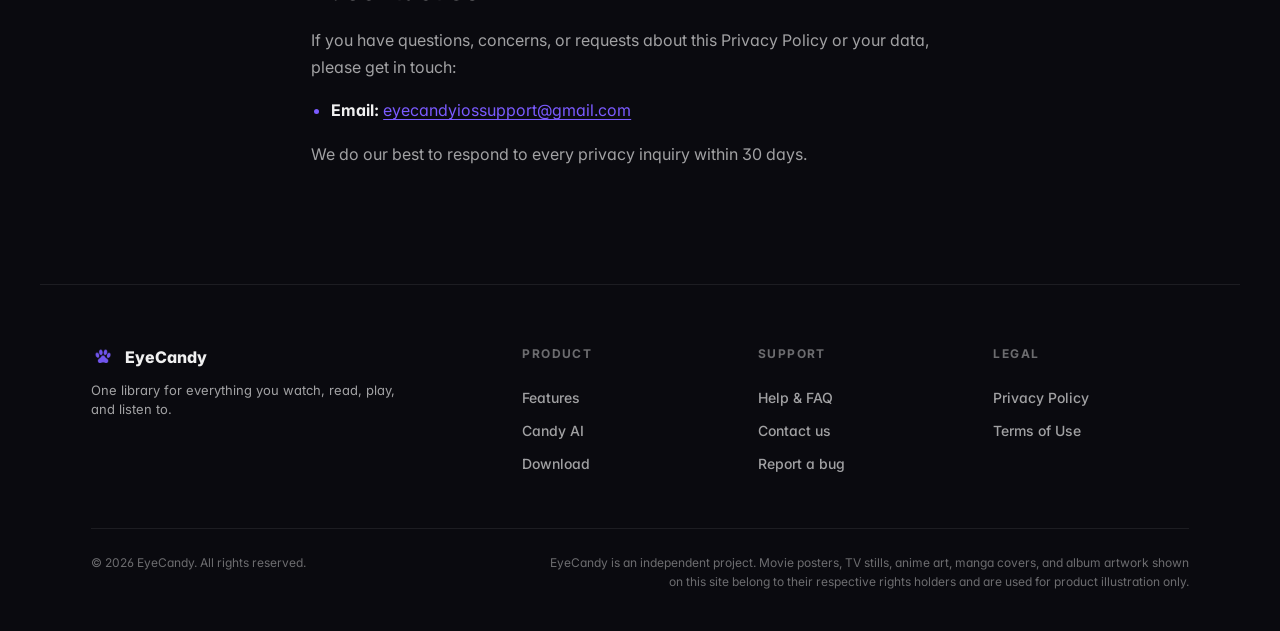
<file: privacy.html>
<!doctype html>
<html lang="en">
<head>
<meta charset="utf-8" />
<meta name="viewport" content="width=device-width, initial-scale=1, viewport-fit=cover" />
<title>Privacy Policy. EyeCandy.</title>
<meta name="description" content="How EyeCandy collects, stores, and protects your data. Privacy-first by default. No ads, no third-party trackers, no data sales." />
<meta name="theme-color" content="#0A0A0F" />
<link rel="icon" type="image/png" href="assets/favicon.png" />
<link rel="preconnect" href="https://fonts.googleapis.com" />
<link rel="preconnect" href="https://fonts.gstatic.com" crossorigin />
<link href="https://fonts.googleapis.com/css2?family=Inter:wght@400;500;600;700;800;900&family=JetBrains+Mono:wght@500;700&display=swap" rel="stylesheet" />
<link rel="stylesheet" href="style.css" />
</head>
<body>

<nav class="nav">
  <a class="nav-brand" href="index.html">
    <img src="assets/paw.png" alt="" width="28" height="28" />
    <span>EyeCandy</span>
  </a>
  <div class="nav-links">
    <a href="index.html#schedule">Features</a>
    <a href="index.html#candy">Candy AI</a>
    <a href="support.html">Support</a>
    <a href="index.html#download" class="nav-cta">Download</a>
  </div>
</nav>

<main>

<section class="doc-hero">
  <div class="doc-eyebrow">Legal</div>
  <h1>Privacy Policy</h1>
  <p class="doc-meta">Last updated: April 16, 2026</p>
</section>

<article class="doc">

<h2>1. Introduction</h2>
<p>Welcome to EyeCandy ("EyeCandy," "we," "us," or "our"). EyeCandy is a personal media-tracking application that helps you discover, organize, rate, and schedule movies, TV shows, anime, manga, comics, books, video games, and sports. This Privacy Policy explains what information we collect when you use EyeCandy, why we collect it, how it is stored and protected, and the rights you have over your data.</p>
<p>We designed EyeCandy to be privacy-respecting by default. We do not sell your personal information, we do not share it with advertisers, and we do not embed third-party advertising SDKs in the app.</p>
<p>By using EyeCandy, you agree to the practices described in this Privacy Policy. If you do not agree, please do not use the app.</p>
<p>This policy is published by the developer (an independent developer), contactable at <a href="mailto:eyecandyiossupport@gmail.com">eyecandyiossupport@gmail.com</a>.</p>

<hr />

<h2>2. Information We Collect</h2>
<p>We only collect the information that is necessary to provide the features you use. The categories below describe everything that may be collected and stored while you use EyeCandy.</p>

<h3>2.1 Account Information</h3>
<p>Your EyeCandy account uses an <strong>email address and password</strong> managed by Firebase Authentication. We do not use Apple Sign-in, Google Sign-in, or other social identity providers for account creation or login.</p>
<p>When you create an EyeCandy account, we collect:</p>
<ul>
  <li><strong>Email address</strong>. Used to sign you in, recover your account, and send important account notices.</li>
  <li><strong>Password</strong>. Handled and stored by Firebase Authentication as a secure, salted hash. We never receive, log, or have access to your plaintext password.</li>
  <li><strong>Display name</strong>. Shown in the app to personalize your experience.</li>
  <li><strong>Unique user identifier (UID)</strong>. A random identifier assigned by Firebase Authentication that links your data to your account. The UID is not derived from any personal information.</li>
</ul>

<h3>2.2 Your Library and Activity Data</h3>
<p>EyeCandy stores the content you choose to save so it can be synced across your devices:</p>
<ul>
  <li><strong>Watchlists, reading lists, and play lists</strong>. The titles you add, their status (e.g., "watching," "completed," "plan to watch"), and any personal notes you attach.</li>
  <li><strong>Ratings and reviews</strong>. Numeric ratings and written reviews you create.</li>
  <li><strong>Schedule and calendar entries</strong>. Items you have scheduled or pinned to your personal calendar.</li>
  <li><strong>Tracked items and progress</strong>. Episodes watched, chapters read, pages completed, hours played, teams or leagues followed, and similar progress indicators.</li>
  <li><strong>Preferences and settings</strong>. App configuration such as theme, default list view, notification preferences, and enabled features.</li>
</ul>

<h3>2.3 Integrations and User-Supplied Credentials</h3>
<p>Some features require connecting to third-party services. These integrations are <strong>optional linked accounts for data sync</strong>. They are not identity providers for your EyeCandy account. When you enable these integrations, we store only what is needed for the integration to function:</p>
<ul>
  <li><strong>OAuth tokens</strong> issued by services you link (e.g., MyAnimeList, RAWG, TMDB, Open Library, Apple Music, Spotify). Tokens are stored securely in your account and used solely to read or write the data you have authorized.</li>
  <li><strong>User-supplied API keys</strong>. If you supply your own API key for a service (for example, a personal DeepSeek API key or Google TTS key), the key is encrypted at rest in your account and used only for requests you initiate.</li>
</ul>
<p>You can revoke any integration at any time from within the app, which deletes the associated tokens and keys from our systems.</p>

<h3>2.4 Notifications</h3>
<ul>
  <li><strong>Push notification token</strong> issued by Apple Push Notification service (APNs) or Firebase Cloud Messaging (FCM). We store this token so we can deliver notifications you have opted into (for example, release reminders and schedule alerts). Notifications are disabled by default until you grant permission.</li>
</ul>

<h3>2.5 Candy AI Assistant Usage</h3>
<p>EyeCandy includes an optional AI assistant called <strong>Candy AI</strong>. When you use Candy AI, we collect:</p>
<ul>
  <li><strong>Chat prompts and responses</strong>. The text you send and the replies generated. These are stored only long enough to display the conversation in the app and to enforce fair-use rate limits.</li>
  <li><strong>Usage counters and timestamps</strong>. The number of requests you have made within a given period, used exclusively to prevent abuse and apply rate limits.</li>
  <li><strong>User-supplied DeepSeek API key (optional)</strong>. If you choose to supply your own DeepSeek API key, your Candy AI requests are sent <strong>directly to DeepSeek</strong> and are subject to DeepSeek's own privacy policy. In this mode, requests do <strong>not</strong> pass through our Firebase proxy. Your key is stored encrypted at rest in your account and is used only for requests you initiate.</li>
  <li><strong>In-chat AI reports</strong>. If you report a problematic AI response from within the chat, we store your UID and a truncated snippet of the assistant message (up to 2,000 characters). These reports are reviewed by the developer to improve safety and response quality.</li>
  <li>We do <strong>not</strong> use your chat history to train AI models.</li>
</ul>

<h3>2.6 Device and Diagnostic Information</h3>
<p>To keep the app stable and compatible, we collect a minimal amount of device metadata:</p>
<ul>
  <li><strong>Operating system and version</strong> (e.g., "iOS 18.3").</li>
  <li><strong>Device model class</strong> (e.g., "iPhone").</li>
  <li><strong>App version and build number.</strong></li>
  <li><strong>Crash logs and non-fatal error reports</strong>, if you have Apple's diagnostic sharing enabled or if we use a crash-reporting service.</li>
</ul>
<p>We do not collect your precise location, your contact list, your photo library, your microphone, your advertising identifier (IDFA), or any biometric data.</p>

<h3>2.7 Information We Do Not Collect</h3>
<p>For clarity:</p>
<ul>
  <li>We do not track you across apps or websites.</li>
  <li>We do not use advertising SDKs.</li>
  <li>We do not create marketing profiles about you.</li>
  <li>We do not sell any data.</li>
</ul>

<hr />

<h2>3. How We Use Your Information</h2>
<p>We use the information described above only for the purposes listed here:</p>
<ul>
  <li><strong>To provide the core app experience</strong>. Storing your lists, ratings, schedule, tracked progress, and preferences so they appear correctly on every device where you sign in.</li>
  <li><strong>To authenticate you</strong>. Verifying your identity when you sign in with your email address and password via Firebase Authentication.</li>
  <li><strong>To sync your data</strong>. Replicating your library across your devices in near real time.</li>
  <li><strong>To send notifications you have opted into</strong>. Release reminders, schedule alerts, and other alerts tied to items you track.</li>
  <li><strong>To enable optional integrations</strong>. For example, importing your MyAnimeList library when you have authorized those services.</li>
  <li><strong>To power Candy AI</strong>. Forwarding your prompt to the AI provider and returning the response.</li>
  <li><strong>To enforce fair use and prevent abuse</strong>. Counting requests to Candy AI, detecting automated abuse, and preventing credential misuse.</li>
  <li><strong>To diagnose problems and improve reliability</strong>. Using crash reports and aggregate usage signals to fix bugs and compatibility issues.</li>
  <li><strong>To communicate with you about your account</strong>. Security notices, service changes, or responses to support requests.</li>
</ul>
<p>We do not use your information for advertising, marketing profiling, or resale.</p>

<hr />

<h2>4. Third-Party Services and Data Sources</h2>
<p>EyeCandy relies on carefully chosen third parties to deliver its features. Each has its own privacy practices, which govern the data they receive.</p>

<h3>4.1 Infrastructure Processors</h3>
<ul>
  <li><strong>Firebase Authentication (Google LLC)</strong>. Handles sign-in, session tokens, and account recovery.</li>
  <li><strong>Cloud Firestore (Google LLC)</strong>. Stores your account data, lists, ratings, schedule, preferences, and integration tokens.</li>
  <li><strong>Firebase Cloud Functions (Google LLC)</strong>. Runs server-side logic, such as proxying AI requests and enforcing rate limits.</li>
  <li><strong>Firebase Cloud Messaging / Apple Push Notification service</strong>. Delivers push notifications you have opted into.</li>
  <li><strong>DeepSeek</strong>. Provides the large language model that powers the Candy AI assistant.</li>
  <li><strong>Google Cloud Text-to-Speech</strong>. Converts selected text into spoken audio when you use the text-to-speech feature.</li>
</ul>
<p>These providers act as data processors. They are contractually obligated to use your data only to deliver their service to us and to maintain appropriate security controls.</p>

<h3>4.2 Content Data Sources</h3>
<p>EyeCandy queries public content catalogs to show you metadata such as titles, cover art, release dates, cast, and descriptions. When the app fetches this metadata, only a generic HTTP request is sent. Your account identity and personal data are <strong>not</strong> disclosed to these providers.</p>
<ul>
  <li><strong>The Movie Database (TMDB)</strong>. Movies, TV shows, and people.</li>
  <li><strong>AniList</strong>. Anime and manga metadata and optional list syncing if you connect your account.</li>
  <li><strong>Jikan (MyAnimeList)</strong>. Anime and manga metadata.</li>
  <li><strong>RAWG</strong> and <strong>IGDB</strong>. Video game metadata.</li>
  <li><strong>Comic Vine</strong>. Comics metadata.</li>
  <li><strong>Open Library</strong>. Book metadata and reading-list sync.</li>
  <li><strong>ESPN</strong>. Sports schedules, scores, and team data.</li>
</ul>
<p>If you explicitly authorize an integration, the relevant provider will receive the data you share through that integration under their own privacy policy.</p>

<h3>4.3 No Advertising Partners</h3>
<p>We do not integrate any advertising networks, analytics SDKs that profile users, or data brokers.</p>

<hr />

<h2>5. Data Storage and Security</h2>
<p>We take reasonable and industry-standard measures to protect your data.</p>
<ul>
  <li><strong>Encrypted in transit</strong>. All communication between the app, our Firebase backend, and third-party APIs uses HTTPS/TLS.</li>
  <li><strong>Encrypted at rest</strong>. Firebase Authentication and Cloud Firestore encrypt stored data at rest.</li>
  <li><strong>Access controls</strong>. Firestore security rules restrict each user's records to that user's authenticated UID. A user cannot read or write another user's data.</li>
  <li><strong>Secret handling</strong>. API keys we own are stored in secure server-side configuration and are never embedded in the app binary. User-supplied API keys are stored encrypted and scoped to the user's account.</li>
  <li><strong>Server-side proxying</strong>. Requests to third-party APIs that require credentials or rate limiting are proxied through Firebase Cloud Functions.</li>
  <li><strong>Principle of least privilege</strong>. Only authorized maintainers have administrative access to the backend, and administrative access is audited.</li>
  <li><strong>No advertising trackers.</strong></li>
</ul>
<p>No online service can guarantee absolute security, but we work continuously to identify and mitigate risks. If we become aware of a security incident affecting your data, we will notify you as required by applicable law.</p>

<hr />

<h2>6. Your Rights and Choices</h2>

<h3>6.1 Access and Review</h3>
<p>You can view all of the content you have added to EyeCandy (lists, ratings, schedule, tracked progress, and preferences) directly within the app at any time.</p>

<h3>6.2 Correction</h3>
<p>You can edit or update any entry you have created, change your display name, and update your preferences from within the app.</p>

<h3>6.3 Deletion</h3>
<ul>
  <li><strong>Delete individual items.</strong> Remove any list entry, rating, review, or scheduled item at any time.</li>
  <li><strong>Disconnect integrations.</strong> Revoke OAuth tokens and delete user-supplied API keys from the app's Settings screen.</li>
  <li><strong>Delete your entire account.</strong> You can delete your account from within the app at <strong>Settings → Account → Delete Account</strong>. Account deletion removes your Firebase Authentication record and all Firestore documents associated with your UID. Some residual backup copies may persist for up to 30 days before being overwritten on routine backup rotation.</li>
</ul>

<h3>6.4 Export</h3>
<p>You can export your library to CSV or MAL XML from within the app (<strong>Settings → Data → Export</strong>). The export includes your lists, ratings, and tracked items in a portable format that you own and can take to another service.</p>

<h3>6.5 Notification Controls</h3>
<p>You can disable push notifications at any time, either within EyeCandy's Settings or in your device's system Settings app.</p>

<h3>6.6 Regional Rights</h3>
<p>Depending on where you live, you may have additional rights under laws such as the EU General Data Protection Regulation (GDPR), the UK GDPR, the California Consumer Privacy Act (CCPA/CPRA), and similar statutes. These may include the right to:</p>
<ul>
  <li>Request a copy of the personal information we hold about you.</li>
  <li>Request correction or deletion of that information.</li>
  <li>Object to or restrict certain processing.</li>
  <li>Lodge a complaint with your local data protection authority.</li>
</ul>
<p>To exercise these rights, contact us at <a href="mailto:eyecandyiossupport@gmail.com">eyecandyiossupport@gmail.com</a>. We will respond within the timeframe required by applicable law. We will never discriminate against you for exercising a privacy right.</p>

<hr />

<h2>7. Children's Privacy</h2>
<p>EyeCandy is not directed to children under the age of 13 (or the equivalent minimum age in your jurisdiction, such as 16 in parts of the EU). We do not knowingly collect personal information from children. If you believe a child has provided us personal information without appropriate consent, please contact <a href="mailto:eyecandyiossupport@gmail.com">eyecandyiossupport@gmail.com</a> and we will promptly delete the information and terminate the account.</p>

<hr />

<h2>8. Data Retention</h2>
<ul>
  <li><strong>Active accounts.</strong> Your data is retained for as long as you continue to use EyeCandy.</li>
  <li><strong>Deleted accounts.</strong> When you delete your account, we remove your Firebase Authentication record and your Firestore documents. Residual copies in encrypted backups are overwritten within 30 days on normal rotation.</li>
  <li><strong>Candy AI history.</strong> Chat history is retained until you clear it or delete your account. Rate-limit counters reset on a rolling basis.</li>
  <li><strong>Diagnostic data.</strong> Crash logs and aggregate diagnostics are retained for up to 90 days for debugging and reliability purposes.</li>
</ul>

<hr />

<h2>9. International Users</h2>
<p>EyeCandy uses Google's Firebase platform, which operates globally. Your data may be stored and processed in data centers outside your country of residence, including in the United States. We rely on Google Cloud's <strong>Standard Contractual Clauses (SCCs)</strong> for international data transfers. Our Firebase project is hosted in Google Cloud's multi-region (<strong>us-central1</strong>). For EU/UK users who require in-region data localization, please contact <a href="mailto:eyecandyiossupport@gmail.com">eyecandyiossupport@gmail.com</a>.</p>

<hr />

<h2>10. Changes to This Policy</h2>
<p>We may update this Privacy Policy from time to time to reflect changes in our practices, new features, or legal requirements. When we make a material change, we will:</p>
<ul>
  <li>Update the <strong>"Last Updated"</strong> date at the top of this page.</li>
  <li>Post the revised policy at this URL.</li>
  <li>Notify you in the app or via email if the change materially affects your rights or how we handle your data.</li>
</ul>
<p>Continuing to use EyeCandy after an update means you accept the revised policy. If you do not agree, you can export your data and delete your account at any time.</p>

<hr />

<h2>11. Contact Us</h2>
<p>If you have questions, concerns, or requests about this Privacy Policy or your data, please get in touch:</p>
<ul>
  <li><strong>Email:</strong> <a href="mailto:eyecandyiossupport@gmail.com">eyecandyiossupport@gmail.com</a></li>
</ul>
<p>We do our best to respond to every privacy inquiry within 30 days.</p>

</article>

</main>

<footer class="foot">
  <div class="foot-cols">
    <div class="foot-col foot-col-brand">
      <div class="foot-brand">
        <img src="assets/paw.png" alt="" width="24" height="24" />
        <span>EyeCandy</span>
      </div>
      <p class="foot-tag">One library for everything you watch, read, play, and listen to.</p>
    </div>
    <div class="foot-col">
      <h4>Product</h4>
      <a href="index.html#schedule">Features</a>
      <a href="index.html#candy">Candy AI</a>
      <a href="index.html#download">Download</a>
    </div>
    <div class="foot-col">
      <h4>Support</h4>
      <a href="support.html">Help & FAQ</a>
      <a href="mailto:eyecandyiossupport@gmail.com">Contact us</a>
      <a href="mailto:eyecandyiossupport@gmail.com?subject=Bug%20report">Report a bug</a>
    </div>
    <div class="foot-col">
      <h4>Legal</h4>
      <a href="privacy.html">Privacy Policy</a>
      <a href="terms.html">Terms of Use</a>
    </div>
  </div>
  <div class="foot-bottom">
    <p>&copy; 2026 EyeCandy. All rights reserved.</p>
    <p class="foot-fine">EyeCandy is an independent project. Movie posters, TV stills, anime art, manga covers, and album artwork shown on this site belong to their respective rights holders and are used for product illustration only.</p>
  </div>
</footer>

</body>
</html>
</file>
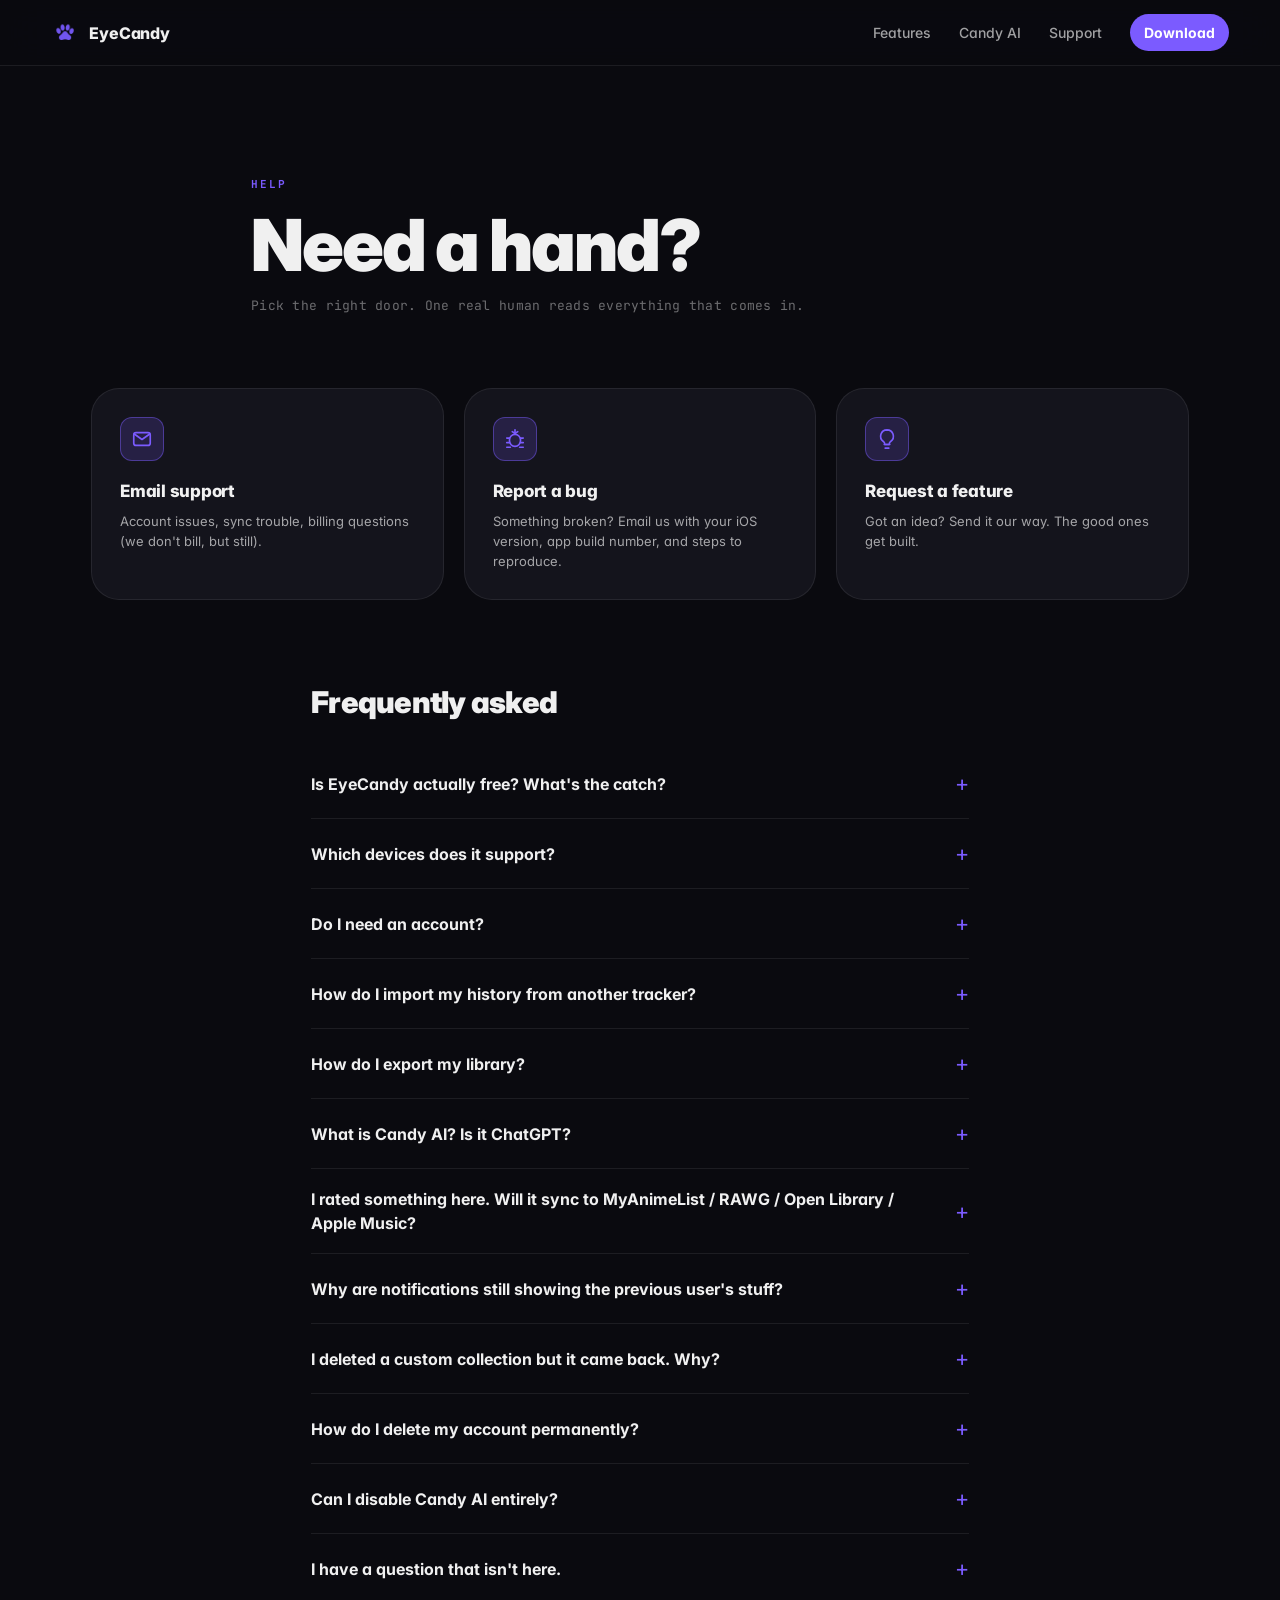
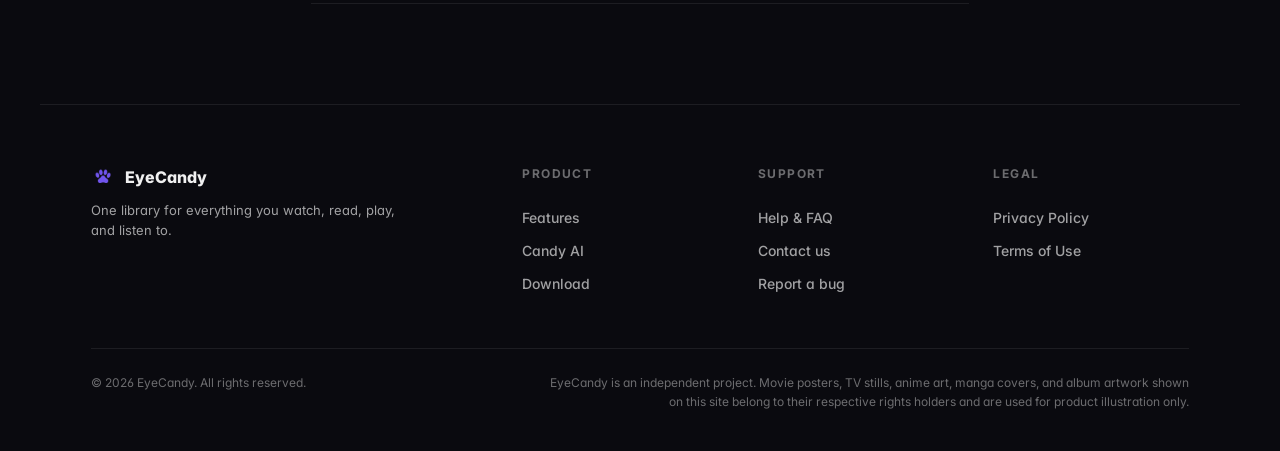
<file: support.html>
<!doctype html>
<html lang="en">
<head>
<meta charset="utf-8" />
<meta name="viewport" content="width=device-width, initial-scale=1, viewport-fit=cover" />
<title>Support. EyeCandy.</title>
<meta name="description" content="Help, FAQ, and contact for EyeCandy. Real human, real reply." />
<meta name="theme-color" content="#0A0A0F" />
<link rel="icon" type="image/png" href="assets/favicon.png" />
<link rel="preconnect" href="https://fonts.googleapis.com" />
<link rel="preconnect" href="https://fonts.gstatic.com" crossorigin />
<link href="https://fonts.googleapis.com/css2?family=Inter:wght@400;500;600;700;800;900&family=JetBrains+Mono:wght@500;700&display=swap" rel="stylesheet" />
<link rel="stylesheet" href="style.css" />
</head>
<body>

<nav class="nav">
  <a class="nav-brand" href="index.html">
    <img src="assets/paw.png" alt="" width="28" height="28" />
    <span>EyeCandy</span>
  </a>
  <div class="nav-links">
    <a href="index.html#schedule">Features</a>
    <a href="index.html#candy">Candy AI</a>
    <a href="support.html">Support</a>
    <a href="index.html#download" class="nav-cta">Download</a>
  </div>
</nav>

<main>

<section class="doc-hero">
  <div class="doc-eyebrow">Help</div>
  <h1>Need a hand?</h1>
  <p class="doc-meta">Pick the right door. One real human reads everything that comes in.</p>
</section>

<section class="support-grid">
  <a class="support-card" href="mailto:eyecandyiossupport@gmail.com">
    <div class="support-card-icon">
      <svg viewBox="0 0 24 24" width="22" height="22" fill="none" stroke="currentColor" stroke-width="1.8" stroke-linecap="round" stroke-linejoin="round" aria-hidden="true">
        <rect x="3" y="5" width="18" height="14" rx="2.5" />
        <path d="M3.6 6.5l8.4 6 8.4-6" />
      </svg>
    </div>
    <h3>Email support</h3>
    <p>Account issues, sync trouble, billing questions (we don't bill, but still).</p>
  </a>
  <a class="support-card" href="mailto:eyecandyiossupport@gmail.com?subject=Bug%20report">
    <div class="support-card-icon">
      <svg viewBox="0 0 24 24" width="22" height="22" fill="none" stroke="currentColor" stroke-width="1.8" stroke-linecap="round" stroke-linejoin="round" aria-hidden="true">
        <path d="M12 2v4" />
        <path d="M9 4l3 2 3-2" />
        <rect x="6" y="7" width="12" height="13" rx="6" />
        <path d="M3 11h3M18 11h3M3 16h3M18 16h3M3 21h4M17 21h4" />
      </svg>
    </div>
    <h3>Report a bug</h3>
    <p>Something broken? Email us with your iOS version, app build number, and steps to reproduce.</p>
  </a>
  <a class="support-card" href="mailto:eyecandyiossupport@gmail.com?subject=Feature%20request">
    <div class="support-card-icon">
      <svg viewBox="0 0 24 24" width="22" height="22" fill="none" stroke="currentColor" stroke-width="1.8" stroke-linecap="round" stroke-linejoin="round" aria-hidden="true">
        <path d="M9 18h6" />
        <path d="M10 22h4" />
        <path d="M12 2a7 7 0 0 0-4 12.7c1 .8 1.5 1.7 1.5 2.8V18h5v-.5c0-1.1.5-2 1.5-2.8A7 7 0 0 0 12 2z" />
      </svg>
    </div>
    <h3>Request a feature</h3>
    <p>Got an idea? Send it our way. The good ones get built.</p>
  </a>
</section>

<section class="faq">
  <h2>Frequently asked</h2>

  <details>
    <summary>Is EyeCandy actually free? What's the catch?</summary>
    <p>No catch. EyeCandy is free forever. No paid tier, no subscription, no ads, no data resale, no analytics SDKs. The Candy AI assistant has a daily free quota (15 chats, 15 listens, 5 image IDs). Want unlimited? Bring your own DeepSeek API key. We don't touch your wallet.</p>
  </details>

  <details>
    <summary>Which devices does it support?</summary>
    <p>iPhone running iOS 16 or newer. Sync across iPhones happens automatically once you sign in. iPad and macOS are on the roadmap.</p>
  </details>

  <details>
    <summary>Do I need an account?</summary>
    <p>No. The app works fully offline as a local-only library. Sign in with email + password if you want cloud sync across devices and the ability to import from MAL, RAWG, Open Library, Apple Music, and Spotify.</p>
  </details>

  <details>
    <summary>How do I import my history from another tracker?</summary>
    <p>Open <strong>Settings → Data → Import</strong>. We accept CSV from IMDb, XML from MAL, S3-key sync with Open Library, and OAuth for TMDB, MyAnimeList, RAWG, and Apple Music. AniList, Letterboxd, Trakt, Goodreads, StoryGraph, Steam, and Backloggd imports are also supported. Duplicates auto-merge.</p>
  </details>

  <details>
    <summary>How do I export my library?</summary>
    <p><strong>Settings → Data → Export</strong>. CSV (IMDb-compatible) for movies, anime, and manga. MAL XML for anime + manga (MAL-compatible upload format). All your data is yours, always.</p>
  </details>

  <details>
    <summary>What is Candy AI? Is it ChatGPT?</summary>
    <p>Candy is an AI assistant inside the app, powered by DeepSeek. The difference: Candy reads your library before responding. Ratings, watchlist, schedule, all of it. Recommendations and answers come back grounded in your taste. You can also snap a photo of a poster and Candy IDs it.</p>
  </details>

  <details>
    <summary>I rated something here. Will it sync to MyAnimeList / RAWG / Open Library / Apple Music?</summary>
    <p>If you've linked the account: yes. Two-way sync. Rate something here, it pushes there. Rate something there, it pulls here next time you open the app.</p>
  </details>

  <details>
    <summary>Why are notifications still showing the previous user's stuff?</summary>
    <p>This was a bug. Notifications now scope to whichever account is signed in. Sign out, the inbox clears. Sign in as someone else, they see only their own notifications. Update to the latest build if you're still seeing leakage.</p>
  </details>

  <details>
    <summary>I deleted a custom collection but it came back. Why?</summary>
    <p>Older builds restored deleted collections from a legacy field on your cloud profile. Fixed. Open the app once while signed in. The fix runs a one-time cleanup. After that, deleted collections stay deleted across sign-out and sign-in.</p>
  </details>

  <details>
    <summary>How do I delete my account permanently?</summary>
    <p><strong>Settings → Account → Delete Account</strong>. We wipe your Firestore data, your auth record, and the local cache on this device. Encrypted backup copies overwrite within 30 days on rotation.</p>
  </details>

  <details>
    <summary>Can I disable Candy AI entirely?</summary>
    <p>Yes. Settings → Candy AI → Disable. The button vanishes from detail screens and the chat tab. Your existing chat history can be cleared from the same screen.</p>
  </details>

  <details>
    <summary>I have a question that isn't here.</summary>
    <p>Email <a href="mailto:eyecandyiossupport@gmail.com">eyecandyiossupport@gmail.com</a>. One human reads everything. Reply within a few days.</p>
  </details>
</section>

</main>

<footer class="foot">
  <div class="foot-cols">
    <div class="foot-col foot-col-brand">
      <div class="foot-brand">
        <img src="assets/paw.png" alt="" width="24" height="24" />
        <span>EyeCandy</span>
      </div>
      <p class="foot-tag">One library for everything you watch, read, play, and listen to.</p>
    </div>
    <div class="foot-col">
      <h4>Product</h4>
      <a href="index.html#schedule">Features</a>
      <a href="index.html#candy">Candy AI</a>
      <a href="index.html#download">Download</a>
    </div>
    <div class="foot-col">
      <h4>Support</h4>
      <a href="support.html">Help & FAQ</a>
      <a href="mailto:eyecandyiossupport@gmail.com">Contact us</a>
      <a href="mailto:eyecandyiossupport@gmail.com?subject=Bug%20report">Report a bug</a>
    </div>
    <div class="foot-col">
      <h4>Legal</h4>
      <a href="privacy.html">Privacy Policy</a>
      <a href="terms.html">Terms of Use</a>
    </div>
  </div>
  <div class="foot-bottom">
    <p>&copy; 2026 EyeCandy. All rights reserved.</p>
    <p class="foot-fine">EyeCandy is an independent project. Movie posters, TV stills, anime art, manga covers, and album artwork shown on this site belong to their respective rights holders and are used for product illustration only.</p>
  </div>
</footer>

</body>
</html>
</file>
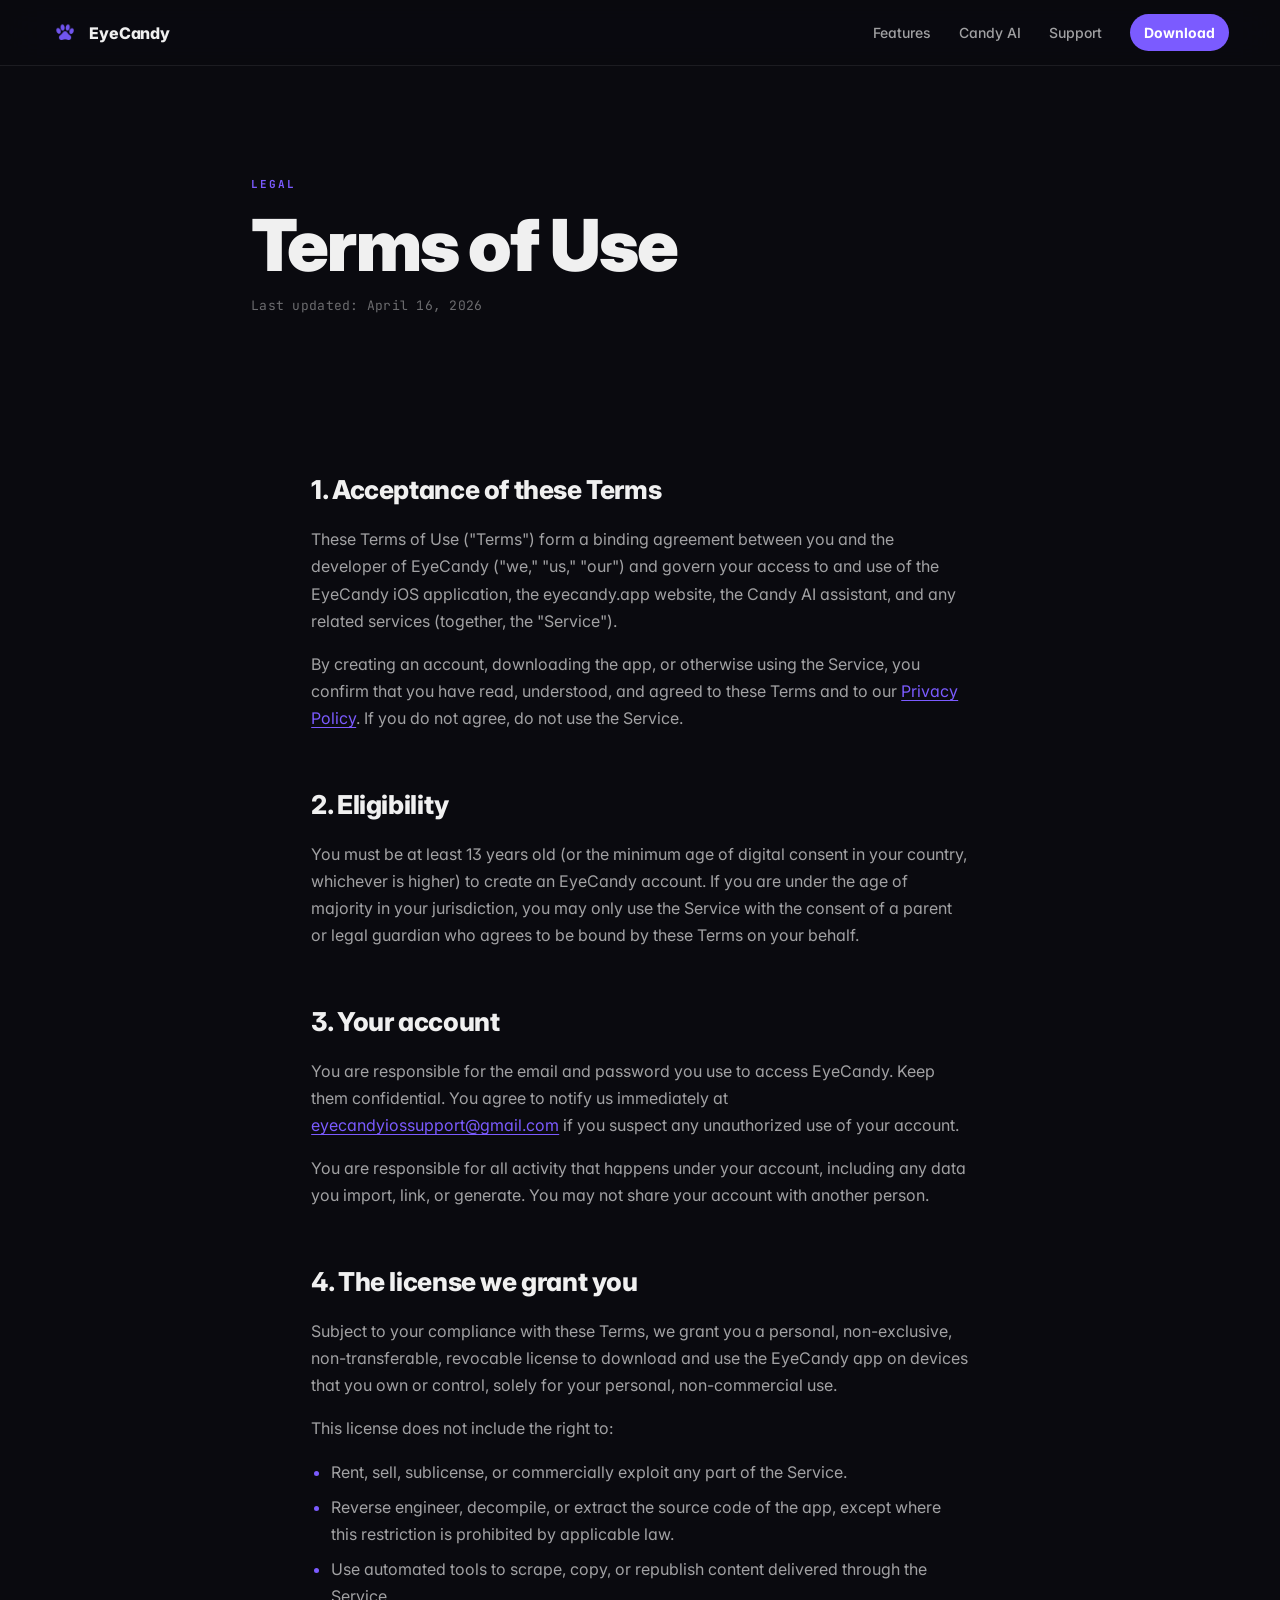
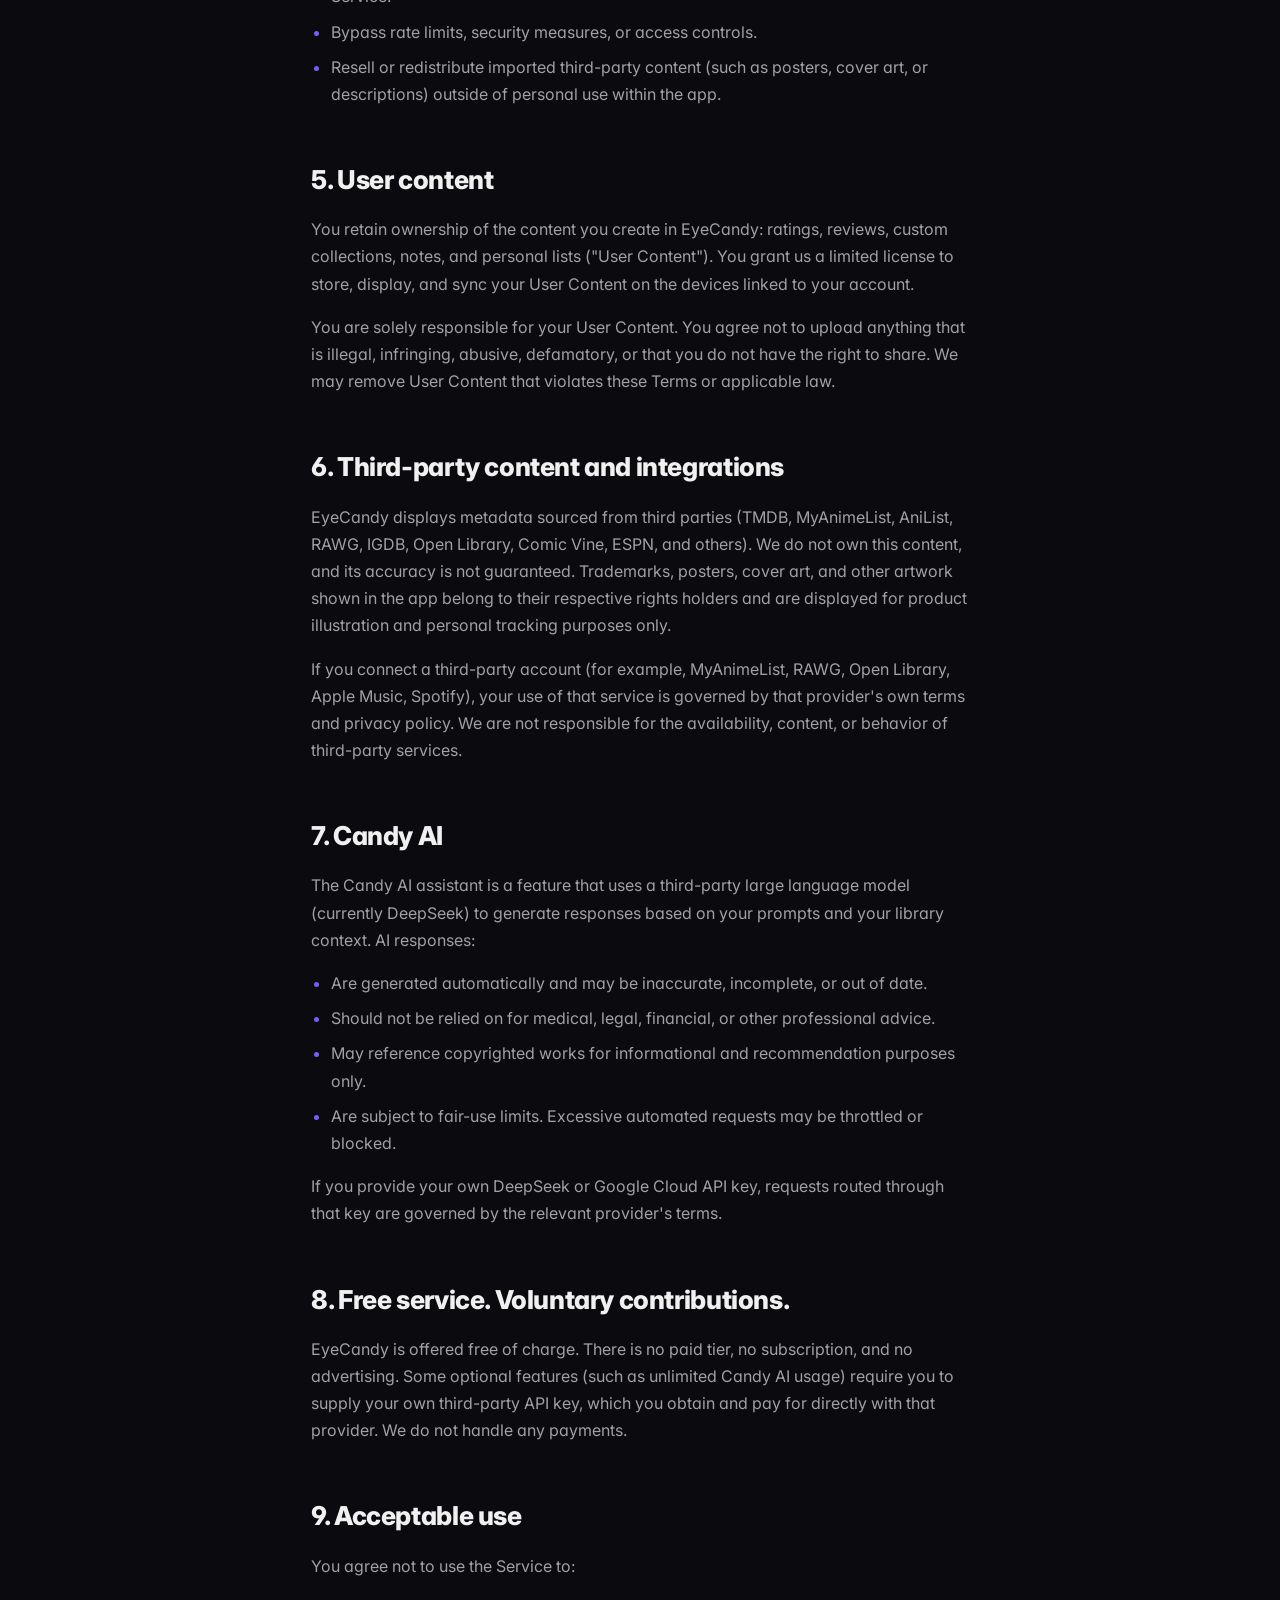
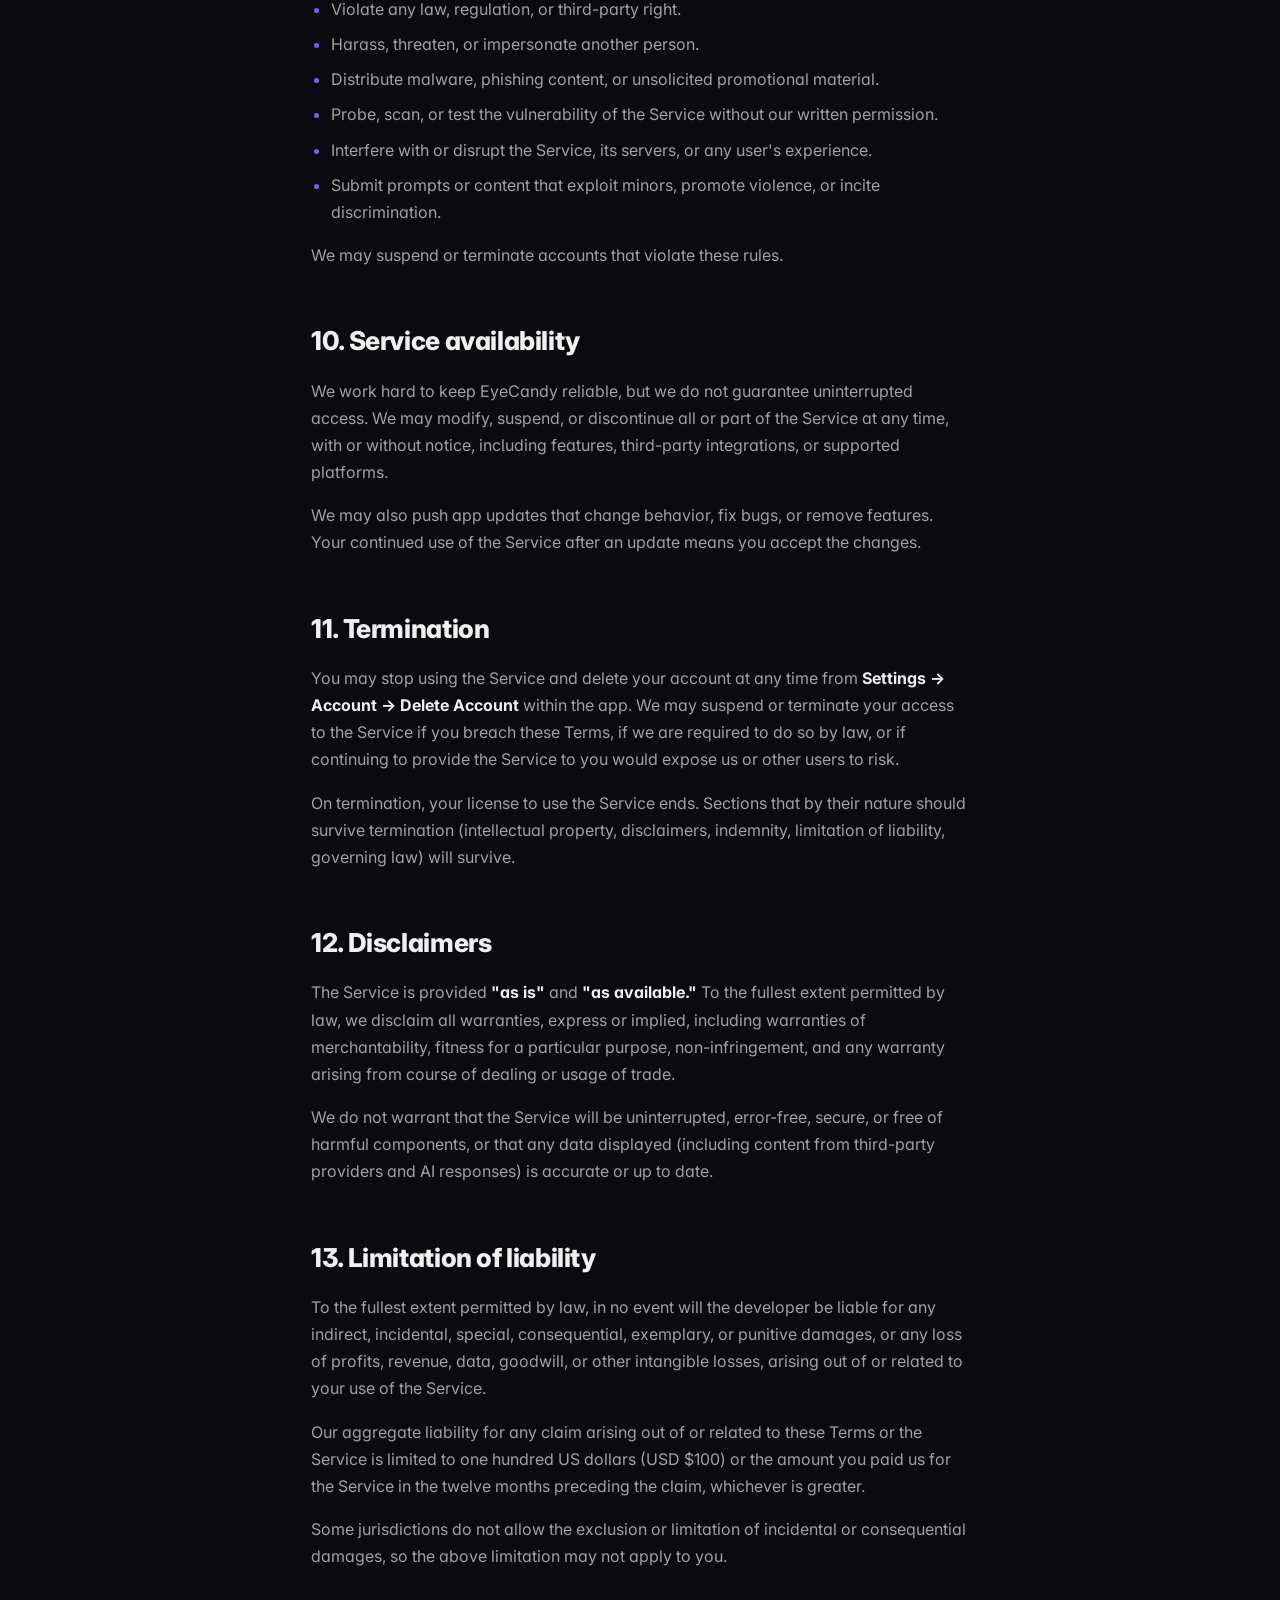
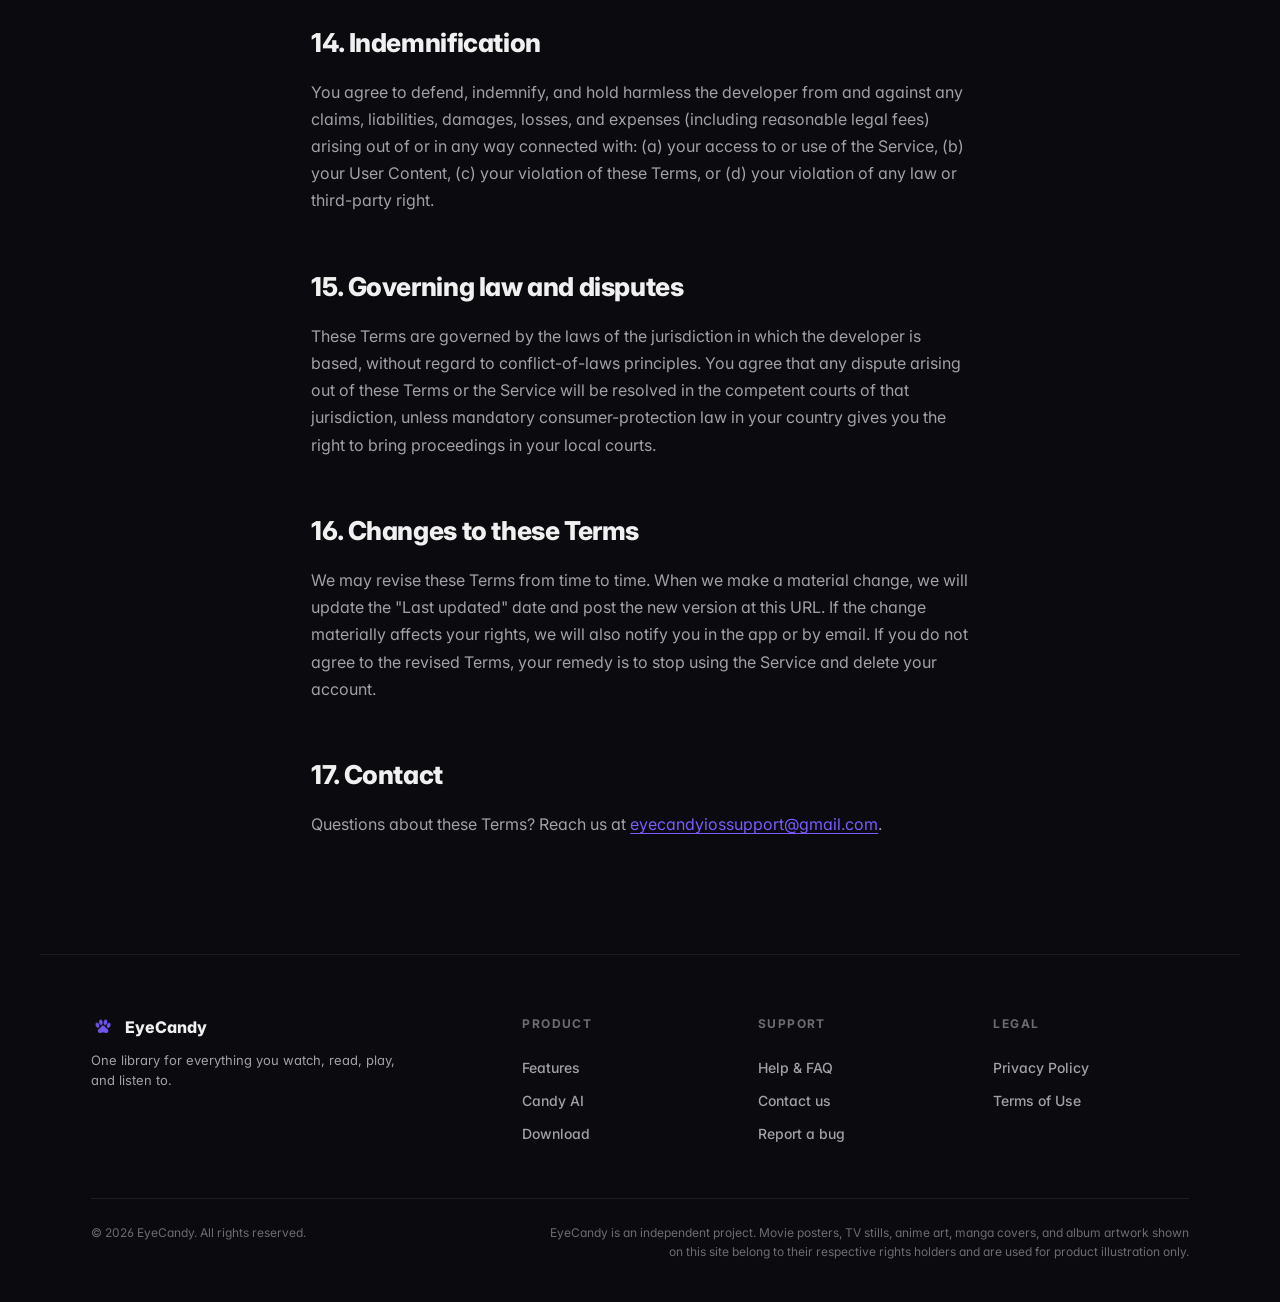
<file: terms.html>
<!doctype html>
<html lang="en">
<head>
<meta charset="utf-8" />
<meta name="viewport" content="width=device-width, initial-scale=1, viewport-fit=cover" />
<title>Terms of Use. EyeCandy.</title>
<meta name="description" content="The agreement between you and EyeCandy when you use the app, the website, and the Candy AI assistant." />
<meta name="theme-color" content="#0A0A0F" />
<link rel="icon" type="image/png" href="assets/favicon.png" />
<link rel="preconnect" href="https://fonts.googleapis.com" />
<link rel="preconnect" href="https://fonts.gstatic.com" crossorigin />
<link href="https://fonts.googleapis.com/css2?family=Inter:wght@400;500;600;700;800;900&family=JetBrains+Mono:wght@500;700&display=swap" rel="stylesheet" />
<link rel="stylesheet" href="style.css" />
</head>
<body>

<nav class="nav">
  <a class="nav-brand" href="index.html">
    <img src="assets/paw.png" alt="" width="28" height="28" />
    <span>EyeCandy</span>
  </a>
  <div class="nav-links">
    <a href="index.html#schedule">Features</a>
    <a href="index.html#candy">Candy AI</a>
    <a href="support.html">Support</a>
    <a href="index.html#download" class="nav-cta">Download</a>
  </div>
</nav>

<main>

<section class="doc-hero">
  <div class="doc-eyebrow">Legal</div>
  <h1>Terms of Use</h1>
  <p class="doc-meta">Last updated: April 16, 2026</p>
</section>

<article class="doc">

<h2>1. Acceptance of these Terms</h2>
<p>These Terms of Use ("Terms") form a binding agreement between you and the developer of EyeCandy ("we," "us," "our") and govern your access to and use of the EyeCandy iOS application, the eyecandy.app website, the Candy AI assistant, and any related services (together, the "Service").</p>
<p>By creating an account, downloading the app, or otherwise using the Service, you confirm that you have read, understood, and agreed to these Terms and to our <a href="privacy.html">Privacy Policy</a>. If you do not agree, do not use the Service.</p>

<h2>2. Eligibility</h2>
<p>You must be at least 13 years old (or the minimum age of digital consent in your country, whichever is higher) to create an EyeCandy account. If you are under the age of majority in your jurisdiction, you may only use the Service with the consent of a parent or legal guardian who agrees to be bound by these Terms on your behalf.</p>

<h2>3. Your account</h2>
<p>You are responsible for the email and password you use to access EyeCandy. Keep them confidential. You agree to notify us immediately at <a href="mailto:eyecandyiossupport@gmail.com">eyecandyiossupport@gmail.com</a> if you suspect any unauthorized use of your account.</p>
<p>You are responsible for all activity that happens under your account, including any data you import, link, or generate. You may not share your account with another person.</p>

<h2>4. The license we grant you</h2>
<p>Subject to your compliance with these Terms, we grant you a personal, non-exclusive, non-transferable, revocable license to download and use the EyeCandy app on devices that you own or control, solely for your personal, non-commercial use.</p>
<p>This license does not include the right to:</p>
<ul>
  <li>Rent, sell, sublicense, or commercially exploit any part of the Service.</li>
  <li>Reverse engineer, decompile, or extract the source code of the app, except where this restriction is prohibited by applicable law.</li>
  <li>Use automated tools to scrape, copy, or republish content delivered through the Service.</li>
  <li>Bypass rate limits, security measures, or access controls.</li>
  <li>Resell or redistribute imported third-party content (such as posters, cover art, or descriptions) outside of personal use within the app.</li>
</ul>

<h2>5. User content</h2>
<p>You retain ownership of the content you create in EyeCandy: ratings, reviews, custom collections, notes, and personal lists ("User Content"). You grant us a limited license to store, display, and sync your User Content on the devices linked to your account.</p>
<p>You are solely responsible for your User Content. You agree not to upload anything that is illegal, infringing, abusive, defamatory, or that you do not have the right to share. We may remove User Content that violates these Terms or applicable law.</p>

<h2>6. Third-party content and integrations</h2>
<p>EyeCandy displays metadata sourced from third parties (TMDB, MyAnimeList, AniList, RAWG, IGDB, Open Library, Comic Vine, ESPN, and others). We do not own this content, and its accuracy is not guaranteed. Trademarks, posters, cover art, and other artwork shown in the app belong to their respective rights holders and are displayed for product illustration and personal tracking purposes only.</p>
<p>If you connect a third-party account (for example, MyAnimeList, RAWG, Open Library, Apple Music, Spotify), your use of that service is governed by that provider's own terms and privacy policy. We are not responsible for the availability, content, or behavior of third-party services.</p>

<h2>7. Candy AI</h2>
<p>The Candy AI assistant is a feature that uses a third-party large language model (currently DeepSeek) to generate responses based on your prompts and your library context. AI responses:</p>
<ul>
  <li>Are generated automatically and may be inaccurate, incomplete, or out of date.</li>
  <li>Should not be relied on for medical, legal, financial, or other professional advice.</li>
  <li>May reference copyrighted works for informational and recommendation purposes only.</li>
  <li>Are subject to fair-use limits. Excessive automated requests may be throttled or blocked.</li>
</ul>
<p>If you provide your own DeepSeek or Google Cloud API key, requests routed through that key are governed by the relevant provider's terms.</p>

<h2>8. Free service. Voluntary contributions.</h2>
<p>EyeCandy is offered free of charge. There is no paid tier, no subscription, and no advertising. Some optional features (such as unlimited Candy AI usage) require you to supply your own third-party API key, which you obtain and pay for directly with that provider. We do not handle any payments.</p>

<h2>9. Acceptable use</h2>
<p>You agree not to use the Service to:</p>
<ul>
  <li>Violate any law, regulation, or third-party right.</li>
  <li>Harass, threaten, or impersonate another person.</li>
  <li>Distribute malware, phishing content, or unsolicited promotional material.</li>
  <li>Probe, scan, or test the vulnerability of the Service without our written permission.</li>
  <li>Interfere with or disrupt the Service, its servers, or any user's experience.</li>
  <li>Submit prompts or content that exploit minors, promote violence, or incite discrimination.</li>
</ul>
<p>We may suspend or terminate accounts that violate these rules.</p>

<h2>10. Service availability</h2>
<p>We work hard to keep EyeCandy reliable, but we do not guarantee uninterrupted access. We may modify, suspend, or discontinue all or part of the Service at any time, with or without notice, including features, third-party integrations, or supported platforms.</p>
<p>We may also push app updates that change behavior, fix bugs, or remove features. Your continued use of the Service after an update means you accept the changes.</p>

<h2>11. Termination</h2>
<p>You may stop using the Service and delete your account at any time from <strong>Settings → Account → Delete Account</strong> within the app. We may suspend or terminate your access to the Service if you breach these Terms, if we are required to do so by law, or if continuing to provide the Service to you would expose us or other users to risk.</p>
<p>On termination, your license to use the Service ends. Sections that by their nature should survive termination (intellectual property, disclaimers, indemnity, limitation of liability, governing law) will survive.</p>

<h2>12. Disclaimers</h2>
<p>The Service is provided <strong>"as is"</strong> and <strong>"as available."</strong> To the fullest extent permitted by law, we disclaim all warranties, express or implied, including warranties of merchantability, fitness for a particular purpose, non-infringement, and any warranty arising from course of dealing or usage of trade.</p>
<p>We do not warrant that the Service will be uninterrupted, error-free, secure, or free of harmful components, or that any data displayed (including content from third-party providers and AI responses) is accurate or up to date.</p>

<h2>13. Limitation of liability</h2>
<p>To the fullest extent permitted by law, in no event will the developer be liable for any indirect, incidental, special, consequential, exemplary, or punitive damages, or any loss of profits, revenue, data, goodwill, or other intangible losses, arising out of or related to your use of the Service.</p>
<p>Our aggregate liability for any claim arising out of or related to these Terms or the Service is limited to one hundred US dollars (USD $100) or the amount you paid us for the Service in the twelve months preceding the claim, whichever is greater.</p>
<p>Some jurisdictions do not allow the exclusion or limitation of incidental or consequential damages, so the above limitation may not apply to you.</p>

<h2>14. Indemnification</h2>
<p>You agree to defend, indemnify, and hold harmless the developer from and against any claims, liabilities, damages, losses, and expenses (including reasonable legal fees) arising out of or in any way connected with: (a) your access to or use of the Service, (b) your User Content, (c) your violation of these Terms, or (d) your violation of any law or third-party right.</p>

<h2>15. Governing law and disputes</h2>
<p>These Terms are governed by the laws of the jurisdiction in which the developer is based, without regard to conflict-of-laws principles. You agree that any dispute arising out of these Terms or the Service will be resolved in the competent courts of that jurisdiction, unless mandatory consumer-protection law in your country gives you the right to bring proceedings in your local courts.</p>

<h2>16. Changes to these Terms</h2>
<p>We may revise these Terms from time to time. When we make a material change, we will update the "Last updated" date and post the new version at this URL. If the change materially affects your rights, we will also notify you in the app or by email. If you do not agree to the revised Terms, your remedy is to stop using the Service and delete your account.</p>

<h2>17. Contact</h2>
<p>Questions about these Terms? Reach us at <a href="mailto:eyecandyiossupport@gmail.com">eyecandyiossupport@gmail.com</a>.</p>

</article>

</main>

<footer class="foot">
  <div class="foot-cols">
    <div class="foot-col foot-col-brand">
      <div class="foot-brand">
        <img src="assets/paw.png" alt="" width="24" height="24" />
        <span>EyeCandy</span>
      </div>
      <p class="foot-tag">One library for everything you watch, read, play, and listen to.</p>
    </div>
    <div class="foot-col">
      <h4>Product</h4>
      <a href="index.html#schedule">Features</a>
      <a href="index.html#candy">Candy AI</a>
      <a href="index.html#download">Download</a>
    </div>
    <div class="foot-col">
      <h4>Support</h4>
      <a href="support.html">Help & FAQ</a>
      <a href="mailto:eyecandyiossupport@gmail.com">Contact us</a>
      <a href="mailto:eyecandyiossupport@gmail.com?subject=Bug%20report">Report a bug</a>
    </div>
    <div class="foot-col">
      <h4>Legal</h4>
      <a href="privacy.html">Privacy Policy</a>
      <a href="terms.html">Terms of Use</a>
    </div>
  </div>
  <div class="foot-bottom">
    <p>&copy; 2026 EyeCandy. All rights reserved.</p>
    <p class="foot-fine">EyeCandy is an independent project. Movie posters, TV stills, anime art, manga covers, and album artwork shown on this site belong to their respective rights holders and are used for product illustration only.</p>
  </div>
</footer>

</body>
</html>
</file>
<file: style.css>
/* ============================================================
   EyeCandy. Marketing site.
   Palette + type set match the iOS app exactly so the website
   reads as an extension of the product, not a generic landing.
   ============================================================ */

:root {
  --bg: #0A0A0F;
  --bg-2: #14141C;
  --bg-3: #1C1C26;
  --line: rgba(255, 255, 255, 0.08);
  --line-strong: rgba(255, 255, 255, 0.16);

  --text: rgba(255, 255, 255, 0.94);
  --text-muted: rgba(255, 255, 255, 0.62);
  --text-dim: rgba(255, 255, 255, 0.40);

  --primary: #7B5BFF;
  --primary-soft: rgba(123, 91, 255, 0.18);
  --primary-line: rgba(123, 91, 255, 0.45);
  --green: #3BFFAA;
  --pink: #FF5B7B;
  --yellow: #FFD24A;
  --blue: #5BB8FF;
  --orange: #FF8A4A;
  --red: #FF5C5C;
  --cyan: #4DE3FF;
  --magenta: #E55BFF;

  --max: 1200px;
  --pad: clamp(20px, 4vw, 56px);
  --r-lg: 28px;
  --r-md: 18px;

  --serif-tracking: -0.025em;
}

* { box-sizing: border-box; }

html, body {
  margin: 0;
  padding: 0;
  background: var(--bg);
  color: var(--text);
  font-family: 'Inter', -apple-system, BlinkMacSystemFont, 'Segoe UI', sans-serif;
  font-feature-settings: 'ss01', 'cv11';
  -webkit-font-smoothing: antialiased;
  text-rendering: optimizeLegibility;
  line-height: 1.5;
  overflow-x: hidden;
}

img { max-width: 100%; display: block; }

a {
  color: inherit;
  text-decoration: none;
  transition: color 160ms ease;
}

a:hover { color: var(--primary); }

::selection {
  background: var(--primary);
  color: white;
}

/* ============================================================
   NAV
   ============================================================ */

.nav {
  position: sticky;
  top: 0;
  z-index: 50;
  display: flex;
  align-items: center;
  justify-content: space-between;
  padding: 14px var(--pad);
  background: rgba(10, 10, 15, 0.72);
  backdrop-filter: saturate(180%) blur(20px);
  -webkit-backdrop-filter: saturate(180%) blur(20px);
  border-bottom: 1px solid var(--line);
}

.nav-brand {
  display: inline-flex;
  align-items: center;
  gap: 10px;
  font-weight: 800;
  font-size: 16px;
  letter-spacing: -0.01em;
}

.nav-brand img { border-radius: 8px; }

.nav-links {
  display: flex;
  align-items: center;
  gap: 28px;
  font-size: 14px;
  font-weight: 500;
  color: var(--text-muted);
}

.nav-links a:hover { color: var(--text); }

.nav-cta {
  padding: 8px 14px;
  border-radius: 999px;
  background: var(--primary);
  color: white !important;
  font-weight: 700;
}

.nav-cta:hover { background: #8c70ff; color: white !important; }

@media (max-width: 720px) {
  .nav-links a:not(.nav-cta) { display: none; }
}

/* ============================================================
   HERO
   ============================================================ */

.hero {
  position: relative;
  display: grid;
  grid-template-columns: 1.05fr 0.95fr;
  gap: clamp(40px, 6vw, 80px);
  align-items: center;
  padding: clamp(60px, 9vw, 130px) var(--pad) clamp(40px, 8vw, 90px);
  max-width: var(--max);
  margin: 0 auto;
}

.eyebrow {
  display: inline-flex;
  align-items: center;
  gap: 9px;
  padding: 7px 13px;
  font-size: 12px;
  font-weight: 700;
  letter-spacing: 0.02em;
  color: var(--primary);
  background: var(--primary-soft);
  border: 1px solid var(--primary-line);
  border-radius: 999px;
  margin-bottom: 28px;
}

.eyebrow-dot {
  width: 6px;
  height: 6px;
  border-radius: 50%;
  background: var(--primary);
  box-shadow: 0 0 12px var(--primary);
}

.hero-title {
  font-size: clamp(40px, 6.4vw, 88px);
  font-weight: 900;
  line-height: 0.96;
  letter-spacing: -0.035em;
  margin: 0 0 22px;
}

.hl {
  background: linear-gradient(135deg, var(--primary) 0%, #b39bff 60%, var(--green) 130%);
  -webkit-background-clip: text;
  background-clip: text;
  -webkit-text-fill-color: transparent;
}

.hero-sub {
  font-size: clamp(15px, 1.4vw, 18px);
  color: var(--text-muted);
  max-width: 540px;
  margin: 0 0 36px;
  font-weight: 500;
  line-height: 1.6;
}

.hero-cta {
  display: flex;
  flex-wrap: wrap;
  align-items: center;
  gap: 14px;
  margin-bottom: 28px;
}

.btn-primary,
.btn-ghost {
  display: inline-flex;
  align-items: center;
  gap: 8px;
  padding: 14px 22px;
  border-radius: 14px;
  font-weight: 700;
  font-size: 15px;
  letter-spacing: -0.01em;
  transition: transform 200ms ease, background 200ms ease, border-color 200ms ease, color 200ms ease;
  cursor: pointer;
}

.btn-primary {
  background: var(--primary);
  color: white !important;
  box-shadow: 0 12px 36px -8px rgba(123, 91, 255, 0.55);
}

.btn-primary:hover {
  transform: translateY(-2px);
  background: #8c70ff;
  color: white !important;
}

.btn-ghost {
  background: transparent;
  color: var(--text);
  border: 1px solid var(--line-strong);
}

.btn-ghost:hover {
  border-color: var(--primary);
  color: var(--primary);
}

/* Apple App Store CTA. Mirrors Apple's badge spec without lifting their PNG. */
.btn-appstore {
  display: inline-flex;
  align-items: center;
  gap: 12px;
  padding: 12px 22px;
  border-radius: 14px;
  background: #fff;
  color: #000 !important;
  font-weight: 600;
  letter-spacing: -0.01em;
  transition: transform 200ms ease, box-shadow 200ms ease;
  box-shadow: 0 12px 36px -8px rgba(255, 255, 255, 0.15);
}

.btn-appstore:hover {
  transform: translateY(-2px);
  color: #000 !important;
  box-shadow: 0 14px 40px -8px rgba(255, 255, 255, 0.22);
}

.btn-appstore svg {
  flex-shrink: 0;
}

.btn-appstore span {
  display: flex;
  flex-direction: column;
  line-height: 1.1;
  text-align: left;
}

.btn-appstore small {
  font-size: 11px;
  font-weight: 500;
  letter-spacing: 0.01em;
  color: #444;
}

.btn-appstore strong {
  font-size: 19px;
  font-weight: 700;
  letter-spacing: -0.02em;
}

.hero-meta {
  display: flex;
  align-items: center;
  gap: 14px;
  font-family: 'JetBrains Mono', ui-monospace, monospace;
  font-size: 12px;
  font-weight: 500;
  color: var(--text-dim);
  letter-spacing: 0.02em;
}

.hero-meta strong {
  color: var(--text);
  font-weight: 700;
}

.dot {
  width: 4px;
  height: 4px;
  border-radius: 50%;
  background: var(--text-dim);
}

/* hero art (phones) */
.hero-art {
  position: relative;
  aspect-ratio: 1 / 1;
  display: flex;
  align-items: center;
  justify-content: center;
}

.phone-frame {
  position: relative;
  border-radius: 38px;
  overflow: hidden;
  background: #000;
  border: 1px solid rgba(255, 255, 255, 0.10);
  box-shadow:
    0 30px 80px -20px rgba(0, 0, 0, 0.7),
    0 8px 24px -8px rgba(123, 91, 255, 0.25);
}

.phone-frame img {
  width: 100%;
  height: 100%;
  object-fit: cover;
  display: block;
}

.hero-art .phone-frame {
  position: absolute;
  width: 64%;
  aspect-ratio: 9 / 19.5;
}

.phone-tilt-r { transform: rotate(4deg) translate(8%, -2%); z-index: 2; }
.phone-tilt-l { transform: rotate(-7deg) translate(-12%, 6%); z-index: 1; }
.phone-back { opacity: 0.84; }

.hero-blob {
  position: absolute;
  border-radius: 50%;
  filter: blur(80px);
  opacity: 0.45;
  z-index: 0;
  pointer-events: none;
}

.hero-blob-a {
  width: 320px;
  height: 320px;
  background: radial-gradient(circle, var(--primary), transparent 70%);
  top: -40px;
  right: -40px;
}

.hero-blob-b {
  width: 280px;
  height: 280px;
  background: radial-gradient(circle, var(--pink), transparent 70%);
  bottom: -60px;
  left: -20px;
  opacity: 0.32;
}

@media (max-width: 880px) {
  .hero {
    grid-template-columns: 1fr;
    text-align: left;
  }
  .hero-art {
    order: 2;
    aspect-ratio: 1 / 1.05;
  }
  .hero-art .phone-frame { width: 56%; }
}

/* ============================================================
   STRIP
   ============================================================ */

.strip {
  border-top: 1px solid var(--line);
  border-bottom: 1px solid var(--line);
  padding: 28px var(--pad);
  display: flex;
  align-items: center;
  gap: clamp(24px, 4vw, 56px);
  max-width: var(--max);
  margin: 20px auto 0;
}

.strip-label {
  font-family: 'JetBrains Mono', monospace;
  font-size: 11px;
  font-weight: 700;
  letter-spacing: 0.18em;
  color: var(--text-dim);
  text-transform: uppercase;
  white-space: nowrap;
}

.strip-row {
  display: flex;
  flex-wrap: wrap;
  gap: 8px 18px;
  margin: 0;
  padding: 0;
  list-style: none;
}

.strip-row li {
  display: inline-flex;
  align-items: center;
  gap: 9px;
  font-size: 14px;
  font-weight: 600;
  color: var(--text);
}

.dotc {
  width: 9px;
  height: 9px;
  border-radius: 50%;
  display: inline-block;
}

.dc-purple { background: var(--primary); }
.dc-blue { background: var(--blue); }
.dc-pink { background: var(--pink); }
.dc-orange { background: var(--orange); }
.dc-green { background: var(--green); }
.dc-red { background: var(--red); }
.dc-yellow { background: var(--yellow); }
.dc-cyan { background: var(--cyan); }
.dc-magenta { background: var(--magenta); }

/* ============================================================
   WHY
   ============================================================ */

.why {
  max-width: 880px;
  margin: 0 auto;
  padding: clamp(80px, 12vw, 160px) var(--pad);
}

.why-text {
  font-size: clamp(22px, 2.6vw, 32px);
  font-weight: 600;
  letter-spacing: -0.02em;
  line-height: 1.35;
  color: var(--text);
  margin: 0 0 20px;
}

.why-text strong {
  color: var(--primary);
  font-weight: 700;
}

.why-text:last-child {
  color: var(--text-muted);
  font-size: clamp(18px, 2vw, 24px);
  font-weight: 500;
  margin-top: 28px;
}

/* ============================================================
   FEATURE (split)
   ============================================================ */

.feature {
  max-width: var(--max);
  margin: 0 auto;
  padding: clamp(60px, 8vw, 120px) var(--pad);
  display: grid;
  grid-template-columns: 1fr 1fr;
  gap: clamp(40px, 6vw, 80px);
  align-items: center;
}

.feature-flip { grid-template-columns: 1fr 1fr; }
.feature-flip .feature-text { order: 1; }
.feature-flip .feature-shot { order: 2; }

.feature-text h2 {
  font-size: clamp(32px, 4vw, 52px);
  font-weight: 900;
  letter-spacing: -0.025em;
  line-height: 1.06;
  margin: 14px 0 18px;
}

.feature-text p {
  color: var(--text-muted);
  font-size: 17px;
  line-height: 1.62;
  margin: 0 0 20px;
  max-width: 480px;
}

.feature-tag {
  display: inline-flex;
  align-items: center;
  font-family: 'JetBrains Mono', monospace;
  font-size: 11px;
  font-weight: 700;
  letter-spacing: 0.16em;
  padding: 6px 11px;
  border-radius: 999px;
  background: var(--primary-soft);
  color: var(--primary);
  text-transform: uppercase;
}

.feature-tag.tag-pink {
  background: rgba(255, 91, 123, 0.16);
  color: var(--pink);
}

.ticks {
  list-style: none;
  margin: 0;
  padding: 0;
  display: flex;
  flex-direction: column;
  gap: 12px;
}

.ticks li {
  position: relative;
  padding-left: 26px;
  color: var(--text);
  font-size: 15px;
  font-weight: 500;
  line-height: 1.5;
}

.ticks li::before {
  content: '';
  position: absolute;
  left: 0;
  top: 8px;
  width: 14px;
  height: 14px;
  border-radius: 5px;
  background:
    linear-gradient(135deg, var(--primary), var(--green));
  -webkit-mask: url('data:image/svg+xml;utf8,<svg xmlns="http://www.w3.org/2000/svg" viewBox="0 0 16 16"><path d="M3 8.5l3 3 7-7" stroke="black" stroke-width="2.4" fill="none" stroke-linecap="round" stroke-linejoin="round"/></svg>') center / contain no-repeat;
          mask: url('data:image/svg+xml;utf8,<svg xmlns="http://www.w3.org/2000/svg" viewBox="0 0 16 16"><path d="M3 8.5l3 3 7-7" stroke="black" stroke-width="2.4" fill="none" stroke-linecap="round" stroke-linejoin="round"/></svg>') center / contain no-repeat;
}

.feature-shot {
  display: flex;
  justify-content: center;
}

.feature-shot .phone-frame {
  width: min(360px, 100%);
  aspect-ratio: 9 / 19.5;
}

.feature-shot-double {
  position: relative;
  height: clamp(440px, 60vw, 620px);
}

.feature-shot-double .phone-frame {
  position: absolute;
  width: 56%;
  top: 0;
  left: 50%;
  transform: translateX(-50%);
}

.feature-shot-double .phone-tilt-r {
  transform: translateX(-30%) rotate(5deg);
  z-index: 2;
}
.feature-shot-double .phone-tilt-l {
  transform: translateX(20%) rotate(-5deg);
  top: 8%;
  z-index: 1;
}

@media (max-width: 880px) {
  .feature,
  .feature-flip { grid-template-columns: 1fr; }
  .feature-flip .feature-text { order: 1; }
  .feature-flip .feature-shot { order: 0; }
}

/* ============================================================
   SECTION HEADER (centered)
   ============================================================ */

.section-header {
  text-align: center;
  max-width: 720px;
  margin: 0 auto 60px;
}

.section-header .feature-tag {
  margin-bottom: 18px;
}

.section-header h2 {
  font-size: clamp(32px, 4.4vw, 56px);
  font-weight: 900;
  letter-spacing: -0.028em;
  line-height: 1.04;
  margin: 0 0 16px;
}

.section-header p {
  color: var(--text-muted);
  font-size: clamp(15px, 1.5vw, 18px);
  line-height: 1.55;
  margin: 0;
}

/* ============================================================
   DISCOVER (3-up)
   ============================================================ */

.discover {
  max-width: var(--max);
  margin: 0 auto;
  padding: clamp(60px, 8vw, 120px) var(--pad);
}

.discover-grid {
  display: grid;
  grid-template-columns: repeat(3, 1fr);
  gap: clamp(20px, 3vw, 40px);
}

.discover-card {
  display: flex;
  flex-direction: column;
  align-items: center;
  text-align: center;
  padding: 32px 24px;
  background: linear-gradient(180deg, var(--bg-2) 0%, var(--bg) 100%);
  border: 1px solid var(--line);
  border-radius: var(--r-lg);
  transition: transform 280ms ease, border-color 280ms ease;
}

.discover-card:hover {
  transform: translateY(-6px);
  border-color: var(--primary-line);
}

.phone-frame.phone-sm {
  width: 200px;
  aspect-ratio: 9 / 19.5;
  margin-bottom: 24px;
}

.discover-card h3 {
  font-size: 20px;
  font-weight: 800;
  letter-spacing: -0.015em;
  margin: 0 0 8px;
}

.discover-card p {
  color: var(--text-muted);
  font-size: 14px;
  line-height: 1.55;
  margin: 0;
}

@media (max-width: 880px) {
  .discover-grid { grid-template-columns: 1fr; }
}

/* ============================================================
   DETAIL (4-cell collage)
   ============================================================ */

.detail {
  max-width: var(--max);
  margin: 0 auto;
  padding: clamp(60px, 8vw, 120px) var(--pad);
}

.detail-grid {
  display: grid;
  grid-template-columns: 1.2fr 1fr 1fr 1fr;
  grid-template-rows: auto auto;
  gap: 24px;
}

.detail-cell {
  margin: 0;
  padding: 20px;
  background: var(--bg-2);
  border: 1px solid var(--line);
  border-radius: var(--r-lg);
  display: flex;
  flex-direction: column;
  gap: 18px;
}

.detail-cell .phone-frame {
  width: 100%;
  aspect-ratio: 9 / 19.5;
  margin: 0 auto;
  max-width: 280px;
}

.detail-tall {
  grid-row: span 2;
  grid-column: 1;
}

.detail-tall .phone-frame { max-width: 320px; }

.detail-cell figcaption {
  color: var(--text-muted);
  font-size: 13px;
  line-height: 1.55;
}

.detail-cell figcaption strong {
  display: block;
  color: var(--text);
  font-size: 15px;
  font-weight: 800;
  margin-bottom: 4px;
}

@media (max-width: 1100px) {
  .detail-grid {
    grid-template-columns: 1fr 1fr;
  }
  .detail-tall {
    grid-row: span 1;
    grid-column: span 2;
  }
}

@media (max-width: 600px) {
  .detail-grid { grid-template-columns: 1fr; }
  .detail-tall { grid-column: span 1; }
}

/* ============================================================
   CANDY
   ============================================================ */

.candy {
  background:
    radial-gradient(circle at 20% 30%, rgba(255, 91, 123, 0.12), transparent 50%),
    radial-gradient(circle at 80% 70%, rgba(123, 91, 255, 0.18), transparent 55%),
    var(--bg);
  border-top: 1px solid var(--line);
  border-bottom: 1px solid var(--line);
  padding: clamp(60px, 9vw, 130px) var(--pad);
}

.candy-grid {
  max-width: var(--max);
  margin: 0 auto;
  display: grid;
  grid-template-columns: 1fr 1fr;
  gap: clamp(40px, 6vw, 80px);
  align-items: center;
}

.candy-text h2 {
  font-size: clamp(32px, 4.4vw, 56px);
  font-weight: 900;
  letter-spacing: -0.028em;
  line-height: 1.04;
  margin: 14px 0 18px;
}

.candy-text p {
  color: var(--text-muted);
  font-size: 17px;
  line-height: 1.62;
  margin: 0 0 24px;
  max-width: 520px;
}

.candy-shot {
  display: flex;
  justify-content: center;
}

.candy-shot .phone-frame {
  width: min(340px, 100%);
  aspect-ratio: 9 / 19.5;
  box-shadow:
    0 40px 100px -20px rgba(255, 91, 123, 0.35),
    0 20px 60px -16px rgba(123, 91, 255, 0.4);
}

@media (max-width: 880px) {
  .candy-grid { grid-template-columns: 1fr; }
  .candy-shot { order: -1; }
}

/* ============================================================
   DUO (Import + Sync)
   ============================================================ */

.duo {
  max-width: var(--max);
  margin: 0 auto;
  padding: clamp(60px, 8vw, 120px) var(--pad);
}

.duo-grid {
  display: grid;
  grid-template-columns: 1fr 1fr;
  gap: clamp(24px, 3vw, 40px);
}

.duo-cell {
  margin: 0;
  padding: 28px;
  background: var(--bg-2);
  border: 1px solid var(--line);
  border-radius: var(--r-lg);
  display: grid;
  grid-template-columns: 220px 1fr;
  gap: 28px;
  align-items: start;
}

.duo-cell .phone-frame {
  width: 220px;
  aspect-ratio: 9 / 19.5;
}

.duo-cell figcaption {
  color: var(--text-muted);
  font-size: 14px;
  line-height: 1.62;
}

.duo-cell figcaption strong {
  display: block;
  color: var(--text);
  font-size: 18px;
  font-weight: 800;
  letter-spacing: -0.015em;
  margin-bottom: 12px;
}

.duo-cell figcaption ul {
  margin: 0;
  padding-left: 18px;
  display: flex;
  flex-direction: column;
  gap: 6px;
}

.duo-cell figcaption li::marker {
  color: var(--primary);
}

@media (max-width: 980px) {
  .duo-grid { grid-template-columns: 1fr; }
  .duo-cell {
    grid-template-columns: 1fr;
  }
  .duo-cell .phone-frame {
    width: 200px;
    margin: 0 auto;
  }
}

/* ============================================================
   NOTIFICATIONS
   ============================================================ */

.notif {
  max-width: var(--max);
  margin: 0 auto;
  padding: clamp(60px, 8vw, 120px) var(--pad);
}

.notif-grid {
  display: grid;
  grid-template-columns: 1.1fr 0.9fr;
  gap: clamp(40px, 6vw, 80px);
  align-items: center;
}

.notif-text h2 {
  font-size: clamp(32px, 4.4vw, 52px);
  font-weight: 900;
  letter-spacing: -0.025em;
  line-height: 1.05;
  margin: 14px 0 18px;
}

.notif-text p {
  color: var(--text-muted);
  font-size: 17px;
  line-height: 1.62;
  margin: 0 0 14px;
  max-width: 520px;
}

.notif-fineprint {
  font-size: 14px !important;
  color: var(--text-dim) !important;
  border-left: 2px solid var(--primary);
  padding-left: 14px;
}

.notif-shot {
  display: flex;
  justify-content: center;
}

.notif-shot .phone-frame {
  width: min(320px, 100%);
  aspect-ratio: 9 / 19.5;
}

@media (max-width: 880px) {
  .notif-grid { grid-template-columns: 1fr; }
}

/* ============================================================
   PROFILE
   ============================================================ */

.profile {
  max-width: var(--max);
  margin: 0 auto;
  padding: clamp(60px, 8vw, 120px) var(--pad);
  text-align: center;
}

.profile-shot {
  display: flex;
  justify-content: center;
  margin-top: 40px;
}

.profile-shot .phone-frame.phone-lg {
  width: min(380px, 100%);
  aspect-ratio: 9 / 19.5;
  box-shadow:
    0 60px 120px -20px rgba(123, 91, 255, 0.35),
    0 24px 60px -16px rgba(0, 0, 0, 0.6);
}

/* ============================================================
   CTA (free forever)
   ============================================================ */

.cta {
  text-align: center;
  padding: clamp(80px, 12vw, 160px) var(--pad);
  max-width: 800px;
  margin: 0 auto;
}

.cta-title {
  font-size: clamp(44px, 7vw, 96px);
  font-weight: 900;
  letter-spacing: -0.035em;
  line-height: 0.98;
  margin: 0 0 24px;
}

.cta-sub {
  font-size: clamp(16px, 1.6vw, 19px);
  color: var(--text-muted);
  margin: 0 auto 36px;
  max-width: 520px;
  line-height: 1.6;
}

.cta-row {
  display: flex;
  justify-content: center;
  flex-wrap: wrap;
  gap: 14px;
  margin-bottom: 40px;
}

.cta-perks {
  display: flex;
  justify-content: center;
  flex-wrap: wrap;
  gap: 24px 28px;
  margin: 0;
  padding: 0;
  list-style: none;
}

.cta-perks li {
  display: inline-flex;
  align-items: center;
  gap: 10px;
  font-size: 14px;
  font-weight: 600;
  color: var(--text-muted);
}

.perk-dot {
  width: 8px;
  height: 8px;
  border-radius: 50%;
}

/* ============================================================
   FOOTER
   ============================================================ */

.foot {
  border-top: 1px solid var(--line);
  padding: 60px var(--pad) 40px;
  max-width: var(--max);
  margin: 0 auto;
}

.foot-cols {
  display: grid;
  grid-template-columns: 2fr 1fr 1fr 1fr;
  gap: 40px;
  margin-bottom: 48px;
}

.foot-col h4 {
  font-size: 12px;
  font-weight: 700;
  letter-spacing: 0.12em;
  text-transform: uppercase;
  color: var(--text-dim);
  margin: 0 0 18px;
}

.foot-col a {
  display: block;
  font-size: 14px;
  color: var(--text-muted);
  font-weight: 500;
  padding: 6px 0;
  transition: color 160ms ease;
}

.foot-col a:hover { color: var(--text); }

.foot-col-brand {
  max-width: 320px;
}

.foot-brand {
  display: inline-flex;
  align-items: center;
  gap: 10px;
  font-weight: 800;
  font-size: 16px;
  margin-bottom: 12px;
}

.foot-brand img { border-radius: 6px; }

.foot-tag {
  font-size: 13px;
  color: var(--text-muted);
  line-height: 1.5;
  margin: 0;
}

.foot-bottom {
  border-top: 1px solid var(--line);
  padding-top: 24px;
  display: flex;
  justify-content: space-between;
  flex-wrap: wrap;
  gap: 16px;
}

.foot-bottom p {
  font-size: 12px;
  color: var(--text-dim);
  line-height: 1.6;
  margin: 0;
}

.foot-bottom .foot-fine {
  max-width: 640px;
  text-align: right;
}

@media (max-width: 880px) {
  .foot-cols {
    grid-template-columns: 1fr 1fr;
    gap: 32px 24px;
  }
  .foot-col-brand { grid-column: span 2; }
  .foot-bottom { flex-direction: column; }
  .foot-bottom .foot-fine { text-align: left; }
}

/* ============================================================
   DOC PAGES (Privacy, Terms, Support)
   ============================================================ */

.doc-hero {
  padding: clamp(60px, 9vw, 110px) var(--pad) clamp(30px, 6vw, 60px);
  max-width: 880px;
  margin: 0 auto;
}

.doc-eyebrow {
  font-family: 'JetBrains Mono', monospace;
  font-size: 11px;
  font-weight: 700;
  letter-spacing: 0.18em;
  color: var(--primary);
  text-transform: uppercase;
  margin-bottom: 16px;
}

.doc-hero h1 {
  font-size: clamp(40px, 5.6vw, 72px);
  font-weight: 900;
  letter-spacing: -0.03em;
  line-height: 1.02;
  margin: 0 0 14px;
}

.doc-meta {
  font-size: 13px;
  color: var(--text-dim);
  font-family: 'JetBrains Mono', monospace;
  letter-spacing: 0.02em;
}

.doc {
  max-width: 760px;
  margin: 0 auto;
  padding: 30px var(--pad) 100px;
  font-size: 16px;
  line-height: 1.7;
  color: var(--text-muted);
}

.doc h2 {
  font-size: 26px;
  font-weight: 800;
  letter-spacing: -0.015em;
  color: var(--text);
  margin: 50px 0 14px;
}

.doc h3 {
  font-size: 18px;
  font-weight: 800;
  letter-spacing: -0.01em;
  color: var(--text);
  margin: 32px 0 10px;
}

.doc p { margin: 0 0 16px; }

.doc strong { color: var(--text); font-weight: 700; }

.doc a {
  color: var(--primary);
  text-decoration: underline;
  text-decoration-thickness: 1px;
  text-underline-offset: 3px;
}

.doc ul {
  margin: 0 0 16px;
  padding-left: 20px;
}

.doc ul li { margin-bottom: 8px; }

.doc ul li::marker { color: var(--primary); }

.doc hr {
  border: 0;
  border-top: 1px solid var(--line);
  margin: 36px 0;
}

.doc-toc {
  position: sticky;
  top: 84px;
  max-height: calc(100vh - 100px);
  overflow-y: auto;
}

.doc-toc h4 {
  font-size: 11px;
  font-weight: 700;
  letter-spacing: 0.12em;
  text-transform: uppercase;
  color: var(--text-dim);
  margin: 0 0 14px;
}

.doc-toc a {
  display: block;
  font-size: 13px;
  color: var(--text-muted);
  padding: 5px 0;
  border-left: 2px solid transparent;
  padding-left: 12px;
  margin-left: -2px;
  transition: color 160ms ease, border-color 160ms ease;
}

.doc-toc a:hover {
  color: var(--text);
  border-left-color: var(--primary);
}

/* SUPPORT page specifics */
.support-grid {
  max-width: var(--max);
  margin: 0 auto;
  padding: 0 var(--pad) 80px;
  display: grid;
  grid-template-columns: repeat(3, 1fr);
  gap: 20px;
}

.support-card {
  display: block;
  padding: 28px;
  border: 1px solid var(--line);
  background: var(--bg-2);
  border-radius: var(--r-lg);
  color: var(--text) !important;
  transition: transform 220ms ease, border-color 220ms ease, background 220ms ease;
}

.support-card:hover {
  transform: translateY(-4px);
  border-color: var(--primary-line);
  background: linear-gradient(180deg, var(--bg-2), var(--bg-3));
  color: var(--text) !important;
}

.support-card-icon {
  width: 44px;
  height: 44px;
  border-radius: 12px;
  background: var(--primary-soft);
  border: 1px solid var(--primary-line);
  color: var(--primary);
  display: flex;
  align-items: center;
  justify-content: center;
  margin-bottom: 18px;
}

.support-card h3 {
  font-size: 17px;
  font-weight: 800;
  letter-spacing: -0.015em;
  margin: 0 0 6px;
}

.support-card p {
  font-size: 13px;
  color: var(--text-muted);
  margin: 0;
  line-height: 1.55;
}

.faq {
  max-width: 760px;
  margin: 0 auto;
  padding: 0 var(--pad) 100px;
}

.faq h2 {
  font-size: 30px;
  font-weight: 900;
  letter-spacing: -0.025em;
  margin: 0 0 24px;
}

.faq details {
  border-bottom: 1px solid var(--line);
  padding: 18px 0;
}

.faq details summary {
  font-size: 16px;
  font-weight: 700;
  cursor: pointer;
  color: var(--text);
  list-style: none;
  display: flex;
  justify-content: space-between;
  align-items: center;
  gap: 16px;
}

.faq details summary::-webkit-details-marker { display: none; }

.faq details summary::after {
  content: '+';
  font-size: 22px;
  font-weight: 400;
  color: var(--primary);
  transition: transform 200ms ease;
}

.faq details[open] summary::after {
  content: '−';
}

.faq details p {
  margin: 12px 0 0;
  color: var(--text-muted);
  font-size: 15px;
  line-height: 1.65;
}

@media (max-width: 880px) {
  .support-grid { grid-template-columns: 1fr; }
}

/* ============================================================
   Subtle scroll-in
   ============================================================ */

.feature, .discover, .detail, .candy, .duo, .notif, .profile, .cta {
  opacity: 0;
  transform: translateY(20px);
  transition: opacity 700ms ease, transform 700ms ease;
}

.feature.in, .discover.in, .detail.in, .candy.in,
.duo.in, .notif.in, .profile.in, .cta.in {
  opacity: 1;
  transform: translateY(0);
}

@media (prefers-reduced-motion: reduce) {
  .feature, .discover, .detail, .candy, .duo, .notif, .profile, .cta {
    opacity: 1 !important;
    transform: none !important;
    transition: none !important;
  }
}
</file>
